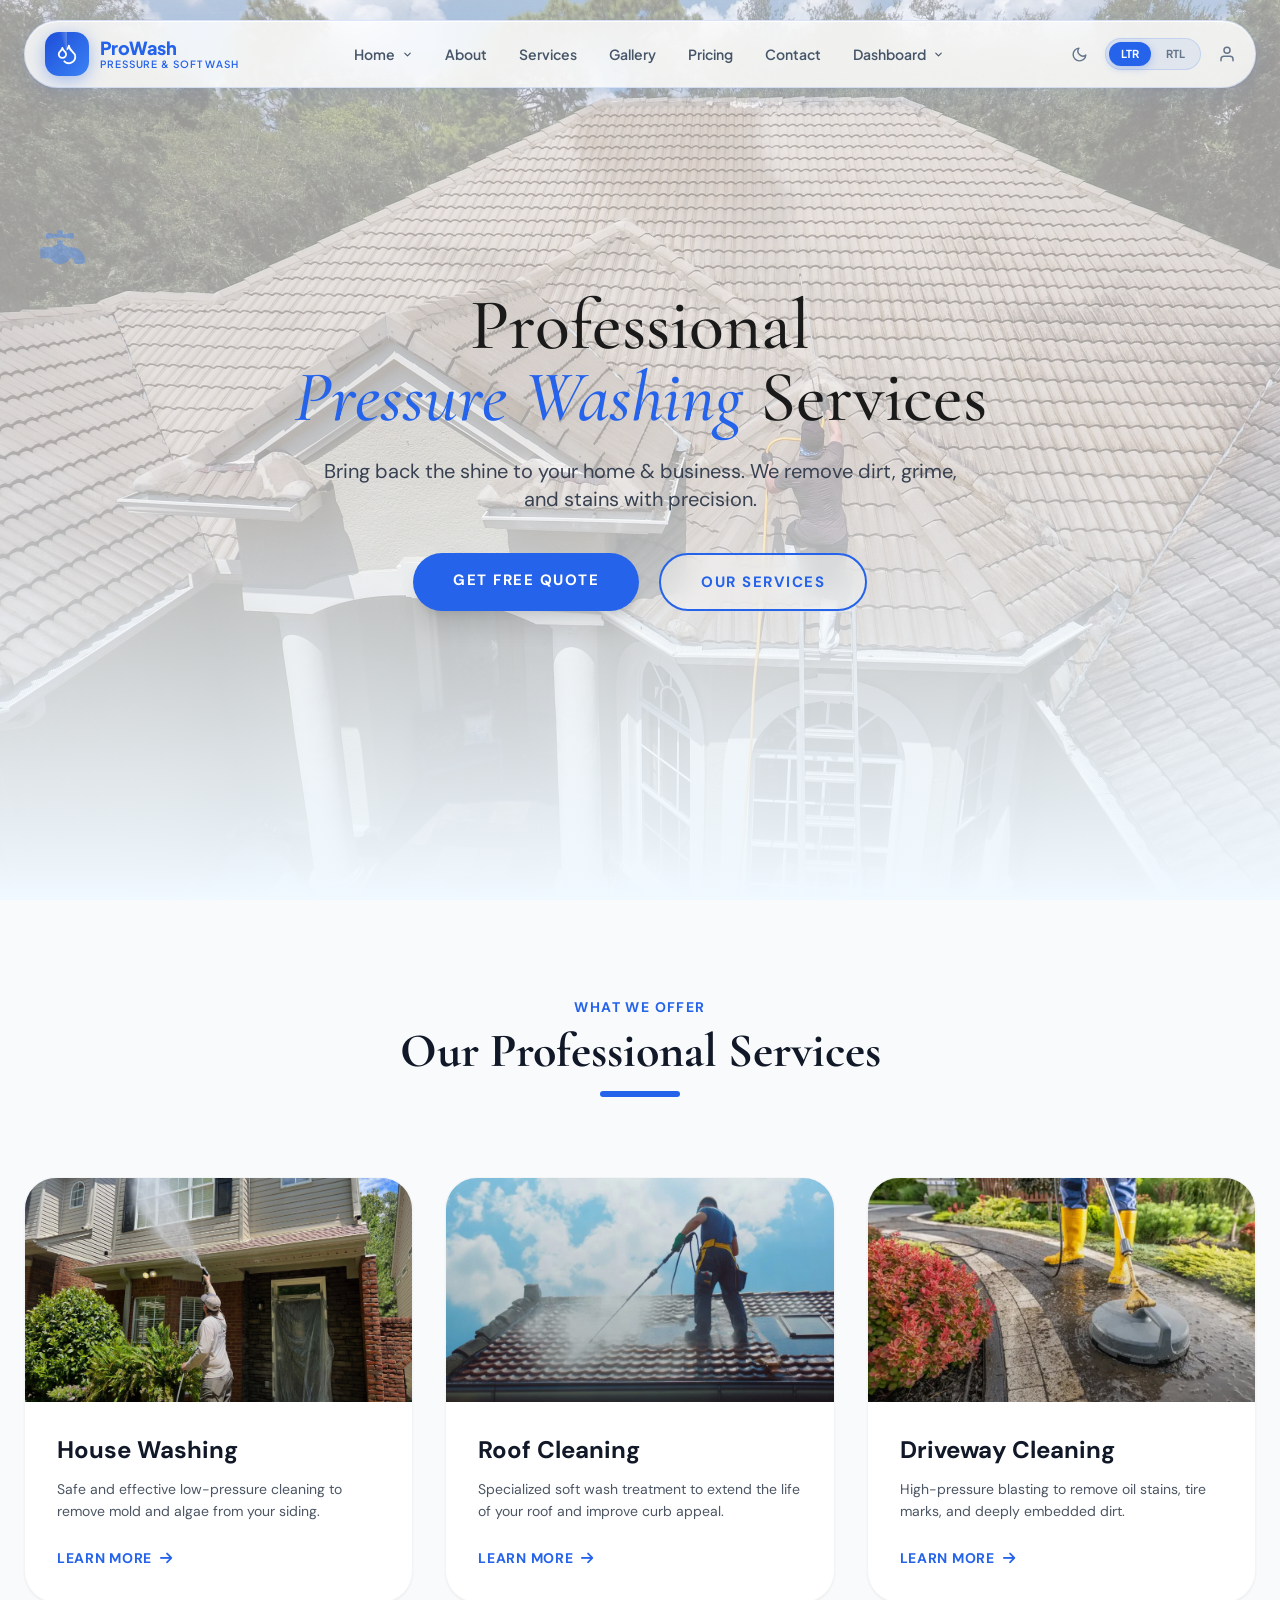
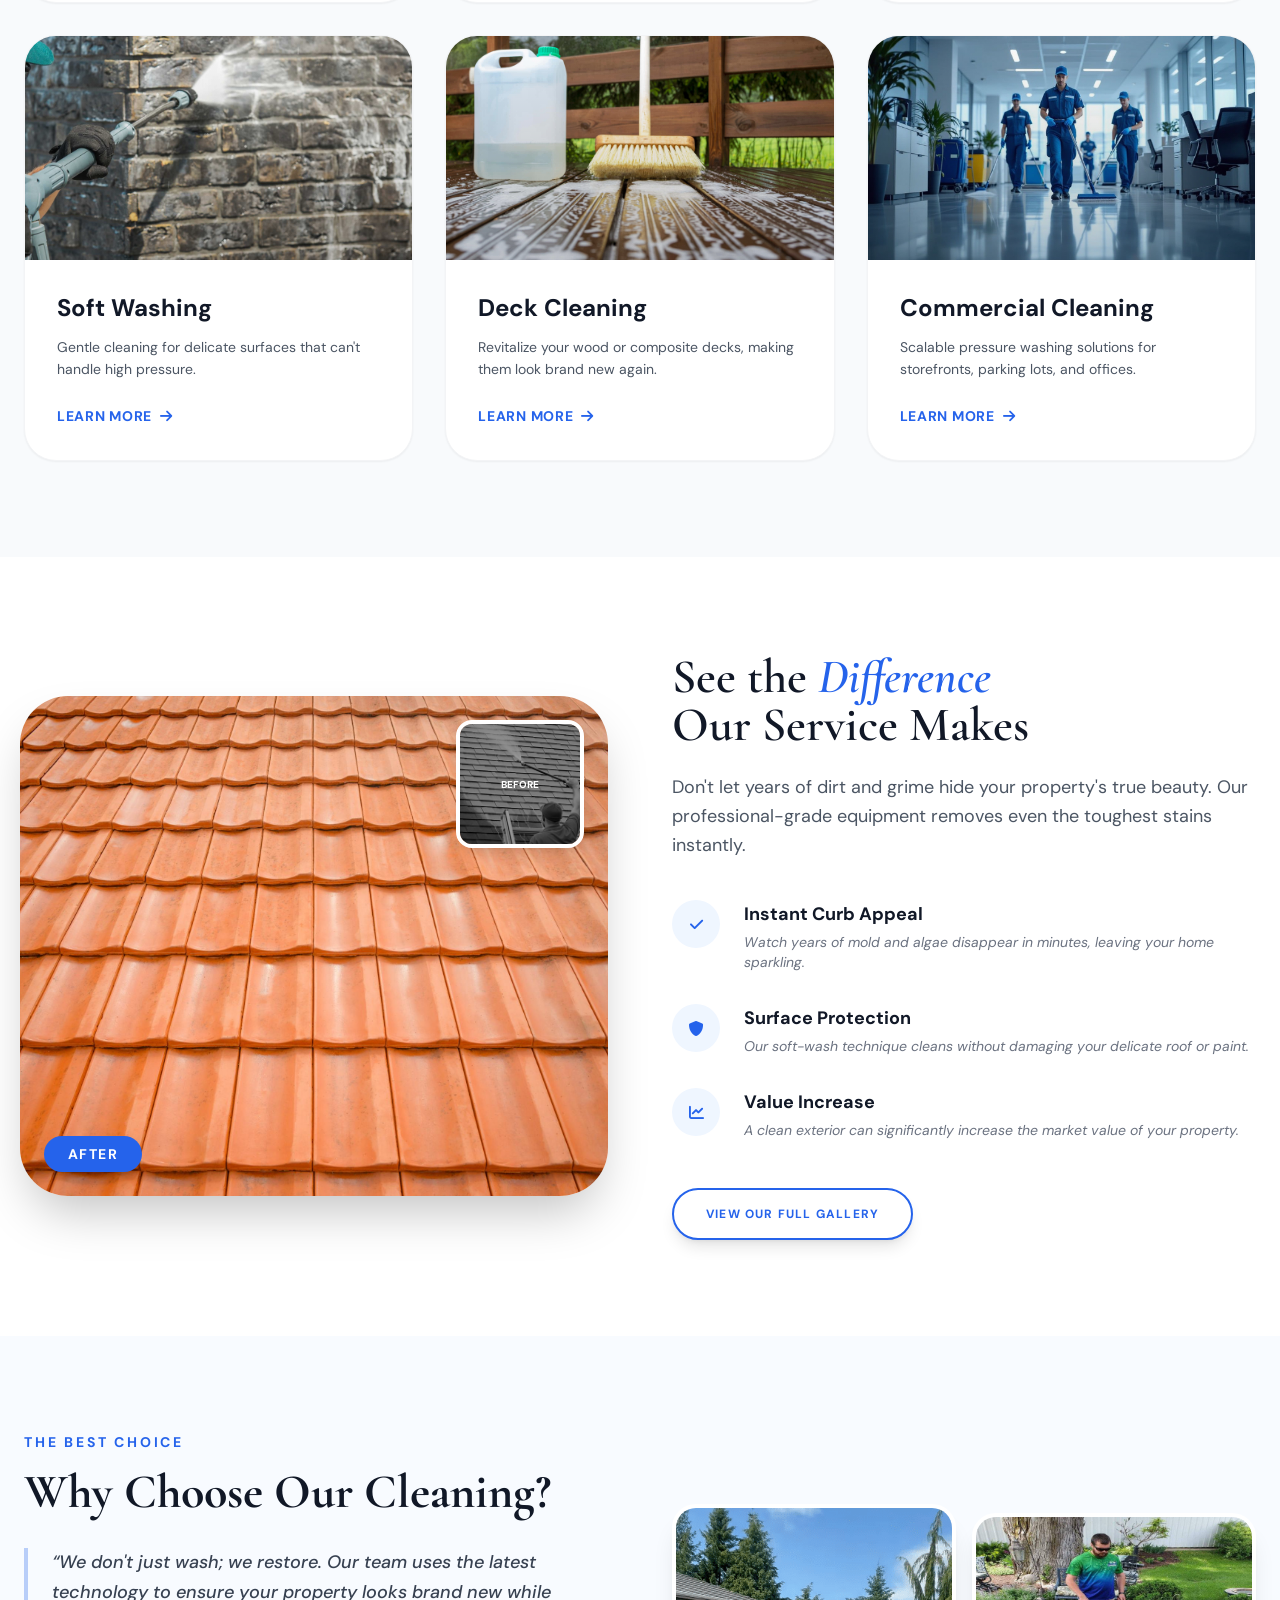
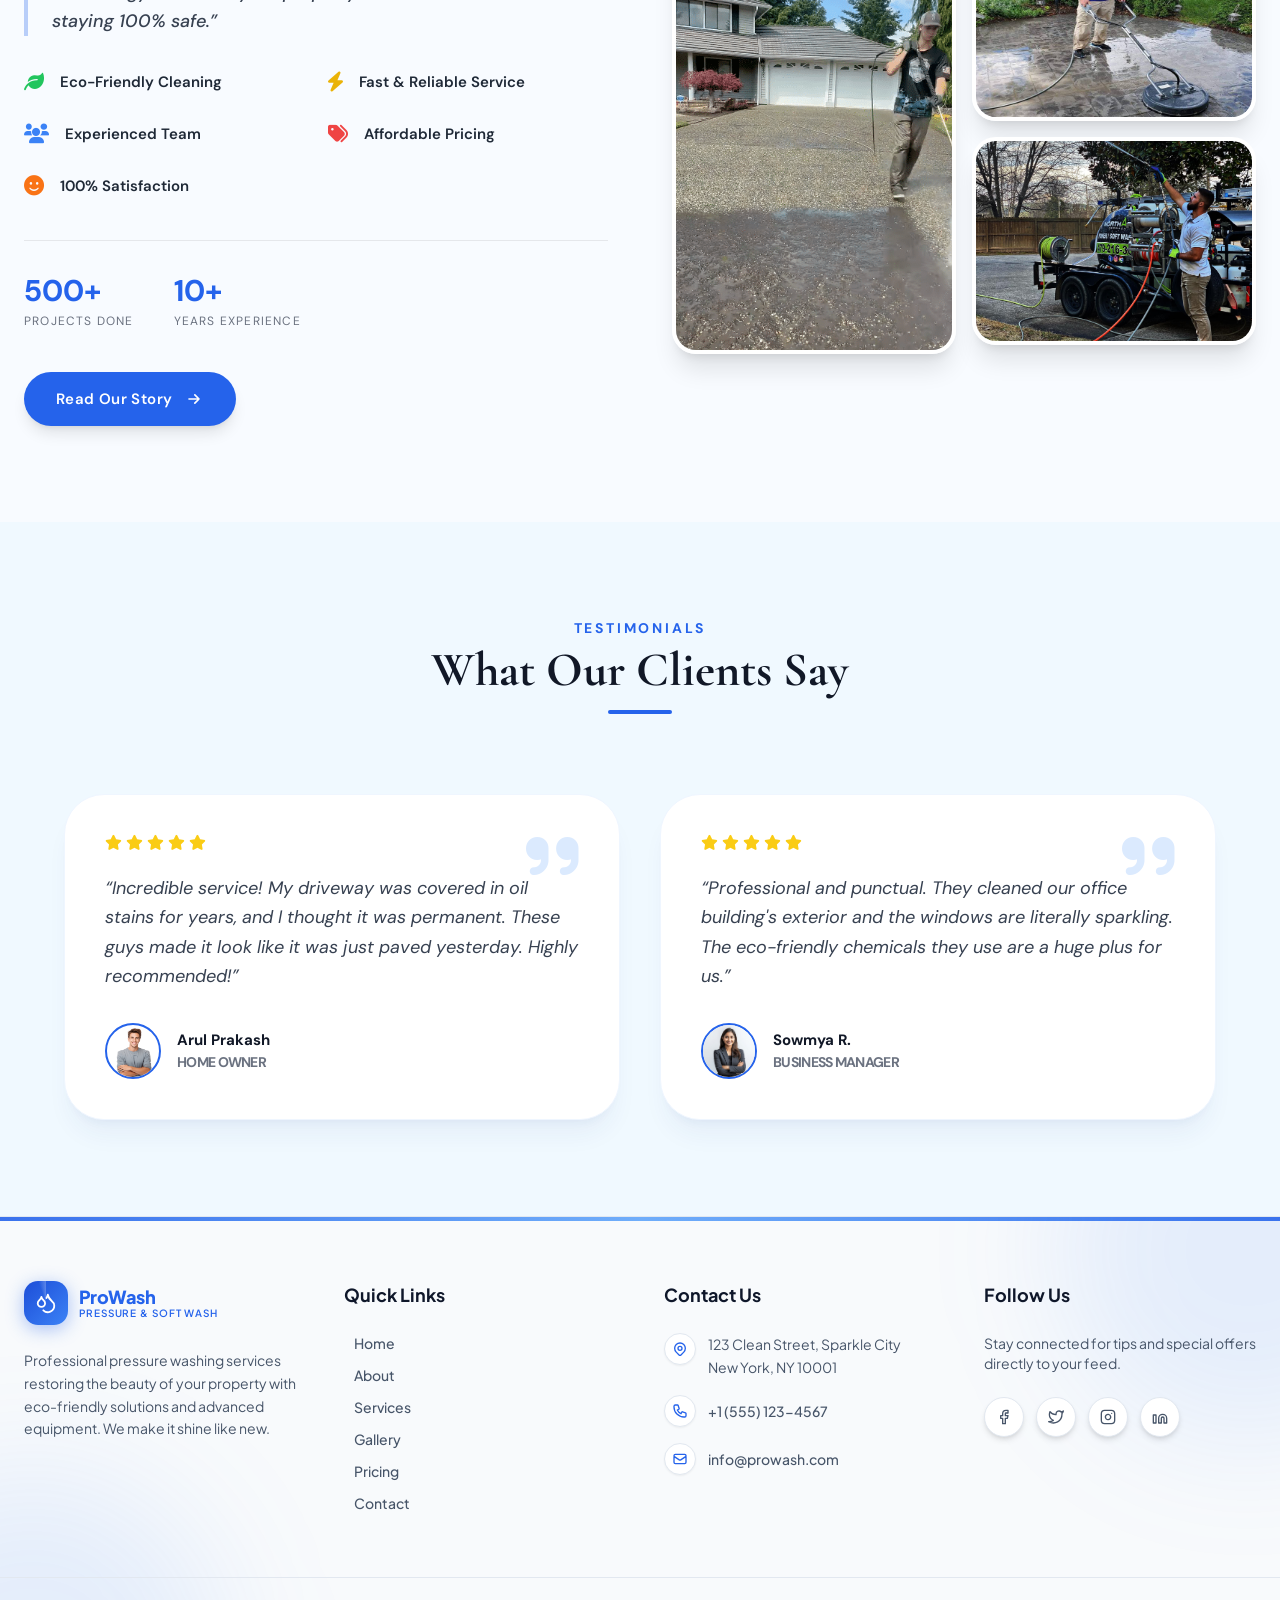
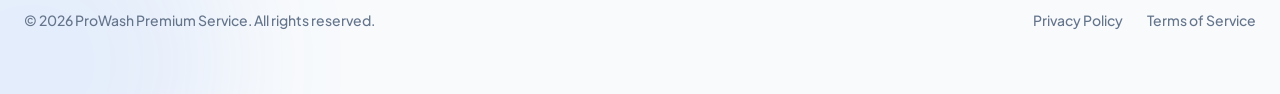
<file: index.html>
<!DOCTYPE html>
<html lang="en">
<head>
    <meta charset="UTF-8">
    <meta name="viewport" content="width=device-width, initial-scale=1.0">
    <title>Pressure & Soft Wash-home1 </title>
    <link rel="icon" type="img/jpg" href="img/growwpark-logo.jpg">
    <script src="tailwind.js"></script>
    <!-- Font Awesome (required for icons) -->
    <link rel="stylesheet" href="https://cdnjs.cloudflare.com/ajax/libs/font-awesome/6.0.0-beta3/css/all.min.css">
    
    <!-- Your CSS -->
    <link rel="stylesheet" href="style.css">
    <script>
        tailwind.config = {
            darkMode: 'class',
            theme: {
                extend: {
                    fontFamily: {
                        cormorant: ['"Cormorant Garamond"', 'serif'],
                        jost: ['Jost', 'sans-serif'],
                    },
                    colors: {
                        primary: '#ec4899',
                        primaryDark: '#be185d',
                        softPink: '#fdf2f8',
                    }
                }
            }
        }
    </script>
    <style>
        .floating { animation: float 6s ease-in-out infinite; }
        @keyframes float {
            0%, 100% { transform: translateY(0px); }
            50% { transform: translateY(-20px); }
        }
        .reveal { opacity: 0; transform: translateY(30px); transition: all 0.8s ease-out; }
        .reveal.active { opacity: 1; transform: translateY(0); }
    </style>
</head>
<body class=" dark:bg-black text-[#1f1015] dark:text-gray-100 transition-colors duration-300">

    <!-- NAVBAR CONTAINER - Add this! -->
    <div id="navbar-root"></div>

   <!-- Hero Section -->
<section class="relative min-h-screen flex items-center justify-center">
    <!-- Background Image with Overlay -->
    <div class="absolute inset-0 z-0">
        <!-- Change the src to your preferred pressure washing image -->
        <img src="img/about1.webp" 
             class="w-full h-full object-cover opacity-40">
        <div class="absolute inset-0 bg-gradient-to-b from-transparent via-[#f0f9ff]/10 dark:via-black/40 to-[#f0f9ff] dark:to-black transition-colors duration-300"></div>
    </div>

    <!-- Floating Icons (Water & Sparkle theme) -->
    <div class="absolute inset-0 pointer-events-none opacity-40">
        <div class="absolute top-1/4 left-10 floating text-blue-500"><i class="fas fa-faucet fa-3x"></i></div>
        <div class="absolute bottom-1/4 right-10 floating text-blue-400" style="animation-delay: 2s;"><i class="fas fa-sparkles fa-3x"></i></div>
    </div>

    <div class="relative z-10 text-center px-6 max-w-4xl">
        
        
        <!-- Big Heading -->
        <h1 class="font-cormorant text-5xl md:text-7xl text-[#1a1a1a] dark:text-white leading-[1.1] mb-6 font-medium transition-colors">
            Professional <br> <span class="italic text-blue-600">Pressure Washing</span> Services
        </h1>
        
        <!-- Small Text -->
        <p class="text-[#374151] dark:text-gray-300 text-lg md:text-xl mb-10 max-w-2xl mx-auto leading-relaxed transition-colors">
            Bring back the shine to your home & business. We remove dirt, grime, and stains with precision.
        </p>
        
        <!-- Buttons -->
        <div class="flex flex-wrap gap-5 justify-center">
            <a href="#quote" class="px-10 py-4 bg-blue-600 text-white rounded-full font-bold tracking-widest uppercase hover:bg-blue-700 transition-all shadow-xl ">Get Free Quote</a>
            <a href="service.html" class="px-10 py-4 border-2 border-blue-600 text-blue-600 dark:text-gray-300 rounded-full font-bold tracking-widest uppercase hover:bg-blue-600 hover:text-white transition-all bg-white/40 dark:bg-gray-800/40 backdrop-blur-md">Our Services</a>
        </div>
    </div>
</section>

        <!-- 2. SERVICES OVERVIEW -->
<section class="py-24 px-6 bg-slate-50 dark:bg-gray-900 transition-colors duration-300">
    <div class="max-w-7xl mx-auto">
        <div class="text-center mb-20">
            <span class="text-blue-600 font-bold uppercase tracking-widest text-sm">What We Offer</span>
            <h2 class="font-cormorant text-4xl md:text-5xl text-gray-900 dark:text-white font-bold mt-2 transition-colors">Our Professional Services</h2>
            <div class="w-20 h-1.5 bg-blue-600 mx-auto mt-4 rounded-full"></div>
        </div>

        <div class="grid grid-cols-1 md:grid-cols-2 lg:grid-cols-3 gap-8">
            <!-- Service 1: House Washing -->
            <div class="group bg-white dark:bg-gray-800 rounded-[2rem] overflow-hidden shadow-sm border border-gray-100 dark:border-gray-700/60 transition-all duration-300 hover:shadow-2xl hover:-translate-y-2">
                <div class="w-full h-56 bg-blue-100 dark:bg-slate-700 overflow-hidden relative">
                    <img src="img/home1-2.webp" alt="House Washing Service" class="w-full h-full object-cover group-hover:scale-110 transition-transform duration-700" onerror="this.src='https://images.unsplash.com/photo-1513694203232-719a280e022f?auto=format&fit=crop&w=600&q=80'">
                    <div class="absolute inset-0 bg-gradient-to-t from-black/20 to-transparent"></div>
                </div>
                <div class="p-8">
                    <h3 class="text-2xl font-bold text-gray-900 dark:text-white mb-3">House Washing</h3>
                    <p class="text-gray-600 dark:text-gray-400 text-sm mb-6 leading-relaxed">Safe and effective low-pressure cleaning to remove mold and algae from your siding.</p>
                    <a href="house-washing.html" class="inline-flex items-center text-blue-600 dark:text-blue-400 font-bold text-sm uppercase tracking-wider group-hover:text-blue-500 transition-all">
                        <span>Learn More</span>
                        <i class="fas fa-arrow-right ml-2 transform group-hover:translate-x-1 transition-transform"></i>
                    </a>
                </div>
            </div>

            <!-- Service 2: Roof Cleaning -->
            <div class="group bg-white dark:bg-gray-800 rounded-[2rem] overflow-hidden shadow-sm border border-gray-100 dark:border-gray-700/60 transition-all duration-300 hover:shadow-2xl hover:-translate-y-2">
                <div class="w-full h-56 bg-blue-100 dark:bg-slate-700 overflow-hidden relative">
                    <img src="img/home1-3.webp" alt="Roof Cleaning Service" class="w-full h-full object-cover group-hover:scale-110 transition-transform duration-700" onerror="this.src='https://images.unsplash.com/photo-1632849400144-67452999740f?auto=format&fit=crop&w=600&q=80'">
                    <div class="absolute inset-0 bg-gradient-to-t from-black/20 to-transparent"></div>
                </div>
                <div class="p-8">
                    <h3 class="text-2xl font-bold text-gray-900 dark:text-white mb-3">Roof Cleaning</h3>
                    <p class="text-gray-600 dark:text-gray-400 text-sm mb-6 leading-relaxed">Specialized soft wash treatment to extend the life of your roof and improve curb appeal.</p>
                    <a href="roof-cleaning.html" class="inline-flex items-center text-blue-600 dark:text-blue-400 font-bold text-sm uppercase tracking-wider group-hover:text-blue-500 transition-all">
                        <span>Learn More</span>
                        <i class="fas fa-arrow-right ml-2 transform group-hover:translate-x-1 transition-transform"></i>
                    </a>
                </div>
            </div>

            <!-- Service 3: Driveway Cleaning -->
            <div class="group bg-white dark:bg-gray-800 rounded-[2rem] overflow-hidden shadow-sm border border-gray-100 dark:border-gray-700/60 transition-all duration-300 hover:shadow-2xl hover:-translate-y-2">
                <div class="w-full h-56 bg-blue-100 dark:bg-slate-700 overflow-hidden relative">
                    <img src="img/home1-4.webp" alt="Driveway Cleaning Service" class="w-full h-full object-cover group-hover:scale-110 transition-transform duration-700" onerror="this.src='https://images.unsplash.com/photo-1541888946425-d81bb19240f5?auto=format&fit=crop&w=600&q=80'">
                    <div class="absolute inset-0 bg-gradient-to-t from-black/20 to-transparent"></div>
                </div>
                <div class="p-8">
                    <h3 class="text-2xl font-bold text-gray-900 dark:text-white mb-3">Driveway Cleaning</h3>
                    <p class="text-gray-600 dark:text-gray-400 text-sm mb-6 leading-relaxed">High-pressure blasting to remove oil stains, tire marks, and deeply embedded dirt.</p>
                    <a href="driveway-cleaning.html" class="inline-flex items-center text-blue-600 dark:text-blue-400 font-bold text-sm uppercase tracking-wider group-hover:text-blue-500 transition-all">
                        <span>Learn More</span>
                        <i class="fas fa-arrow-right ml-2 transform group-hover:translate-x-1 transition-transform"></i>
                    </a>
                </div>
            </div>

            <!-- Service 4: Soft Washing -->
            <div class="group bg-white dark:bg-gray-800 rounded-[2rem] overflow-hidden shadow-sm border border-gray-100 dark:border-gray-700/60 transition-all duration-300 hover:shadow-2xl hover:-translate-y-2">
                <div class="w-full h-56 bg-blue-100 dark:bg-slate-700 overflow-hidden relative">
                    <img src="img/home1-5.webp" alt="Soft Washing Service" class="w-full h-full object-cover group-hover:scale-110 transition-transform duration-700" onerror="this.src='https://images.unsplash.com/photo-1527689368864-3a821dbccc34?auto=format&fit=crop&w=600&q=80'">
                    <div class="absolute inset-0 bg-gradient-to-t from-black/20 to-transparent"></div>
                </div>
                <div class="p-8">
                    <h3 class="text-2xl font-bold text-gray-900 dark:text-white mb-3">Soft Washing</h3>
                    <p class="text-gray-600 dark:text-gray-400 text-sm mb-6 leading-relaxed">Gentle cleaning for delicate surfaces that can't handle high pressure.</p>
                    <a href="soft-washing.html" class="inline-flex items-center text-blue-600 dark:text-blue-400 font-bold text-sm uppercase tracking-wider group-hover:text-blue-500 transition-all">
                        <span>Learn More</span>
                        <i class="fas fa-arrow-right ml-2 transform group-hover:translate-x-1 transition-transform"></i>
                    </a>
                </div>
            </div>

            <!-- Service 5: Deck Cleaning -->
            <div class="group bg-white dark:bg-gray-800 rounded-[2rem] overflow-hidden shadow-sm border border-gray-100 dark:border-gray-700/60 transition-all duration-300 hover:shadow-2xl hover:-translate-y-2">
                <div class="w-full h-56 bg-blue-100 dark:bg-slate-700 overflow-hidden relative">
                    <img src="img/home1-6.webp" alt="Deck Cleaning Service" class="w-full h-full object-cover group-hover:scale-110 transition-transform duration-700" onerror="this.src='https://images.unsplash.com/photo-1595855759920-86582396756a?auto=format&fit=crop&w=600&q=80'">
                    <div class="absolute inset-0 bg-gradient-to-t from-black/20 to-transparent"></div>
                </div>
                <div class="p-8">
                    <h3 class="text-2xl font-bold text-gray-900 dark:text-white mb-3">Deck Cleaning</h3>
                    <p class="text-gray-600 dark:text-gray-400 text-sm mb-6 leading-relaxed">Revitalize your wood or composite decks, making them look brand new again.</p>
                    <a href="deck-cleaning.html" class="inline-flex items-center text-blue-600 dark:text-blue-400 font-bold text-sm uppercase tracking-wider group-hover:text-blue-500 transition-all">
                        <span>Learn More</span>
                        <i class="fas fa-arrow-right ml-2 transform group-hover:translate-x-1 transition-transform"></i>
                    </a>
                </div>
            </div>

            <!-- Service 6: Commercial Cleaning -->
            <div class="group bg-white dark:bg-gray-800 rounded-[2rem] overflow-hidden shadow-sm border border-gray-100 dark:border-gray-700/60 transition-all duration-300 hover:shadow-2xl hover:-translate-y-2">
                <div class="w-full h-56 bg-blue-100 dark:bg-slate-700 overflow-hidden relative">
                    <img src="img/home1-7.webp" alt="Commercial Cleaning Service" class="w-full h-full object-cover group-hover:scale-110 transition-transform duration-700" onerror="this.src='https://images.unsplash.com/photo-1486406146926-c627a92ad1ab?auto=format&fit=crop&w=600&q=80'">
                    <div class="absolute inset-0 bg-gradient-to-t from-black/20 to-transparent"></div>
                </div>
                <div class="p-8">
                    <h3 class="text-2xl font-bold text-gray-900 dark:text-white mb-3">Commercial Cleaning</h3>
                    <p class="text-gray-600 dark:text-gray-400 text-sm mb-6 leading-relaxed">Scalable pressure washing solutions for storefronts, parking lots, and offices.</p>
                    <a href="commercial-cleaning.html" class="inline-flex items-center text-blue-600 dark:text-blue-400 font-bold text-sm uppercase tracking-wider group-hover:text-blue-500 transition-all">
                        <span>Learn More</span>
                        <i class="fas fa-arrow-right ml-2 transform group-hover:translate-x-1 transition-transform"></i>
                    </a>
                </div>
            </div>
        </div>
    </div>
</section>


<!-- Section 3 — Before & After Transformation -->
<section class="py-24 px-5 bg-white dark:bg-gray-900 transition-colors duration-300 overflow-hidden">
    <div class="max-w-7xl mx-auto">
        <div class="flex flex-col lg:flex-row items-center gap-16">
            
            <!-- Left: Comparison Image Display -->
            <div class="w-full lg:w-1/2 relative">
                <div class="relative z-10 rounded-[3rem] overflow-hidden shadow-2xl transition-all duration-500 group">
                    <!-- Clean Image (After) -->
                    <img src="img/home2.webp" 
                         alt="After Pressure Washing" 
                         class="w-full h-[500px] object-cover">
                    
                    <!-- Overlay Label -->
                    <div class="absolute bottom-6 left-6 bg-blue-600 text-white px-6 py-2 rounded-full font-bold text-sm tracking-widest uppercase">
                        After
                    </div>
                    
                    <!-- Dirty Image (Small Preview or Hover effect) -->
                    <div class="absolute top-6 right-6 w-32 h-32 border-4 border-white rounded-2xl overflow-hidden shadow-lg group-hover:scale-110 transition-transform">
                        <img src="img/home3.webp" class="w-full h-full object-cover grayscale">
                        <div class="absolute inset-0 bg-black/40 flex items-center justify-center">
                            <span class="text-white text-[10px] font-bold uppercase">Before</span>
                        </div>
                    </div>
                </div>

                <!-- Decorative Elements -->
                <div class="absolute -bottom-10 -right-10 w-64 h-64 bg-blue-100 dark:bg-blue-900/20 rounded-full -z-10 opacity-50 blur-3xl transition-colors"></div>
                <div class="absolute -top-10 -left-10 w-48 h-48 border-2 border-dashed border-blue-500 dark:border-gray-700 rounded-full -z-10 animate-[spin_20s_linear_infinite] transition-colors"></div>
            </div>

            <!-- Right: Content & Why Choose Us -->
            <div class="w-full lg:w-1/2">
                <h2 class="font-cormorant text-4xl md:text-5xl text-gray-900 dark:text-white mb-6 font-semibold leading-tight transition-colors">
                    See the <span class="italic text-blue-600">Difference</span> <br> Our Service Makes
                </h2>
                <p class="text-gray-600 dark:text-gray-400 text-lg mb-10 leading-relaxed transition-colors">
                    Don't let years of dirt and grime hide your property's true beauty. Our professional-grade equipment removes even the toughest stains instantly.
                </p>

                <!-- Process Steps / Highlights -->
                <div class="space-y-8">
                    <!-- Point 1 -->
                    <div class="flex gap-6 group">
                        <div class="flex-shrink-0 w-12 h-12 rounded-full bg-blue-50 dark:bg-gray-800 flex items-center justify-center text-blue-600 dark:text-blue-400 font-bold group-hover:bg-blue-600 group-hover:text-white transition-all">
                            <i class="fas fa-check"></i>
                        </div>
                        <div>
                            <h4 class="text-lg font-bold text-gray-900 dark:text-white mb-1 transition-colors">Instant Curb Appeal</h4>
                            <p class="text-gray-500 dark:text-gray-400 text-sm italic transition-colors">Watch years of mold and algae disappear in minutes, leaving your home sparkling.</p>
                        </div>
                    </div>

                    <!-- Point 2 -->
                    <div class="flex gap-6 group">
                        <div class="flex-shrink-0 w-12 h-12 rounded-full bg-blue-50 dark:bg-gray-800 flex items-center justify-center text-blue-600 dark:text-blue-400 font-bold group-hover:bg-blue-600 group-hover:text-white transition-all">
                            <i class="fas fa-shield-alt"></i>
                        </div>
                        <div>
                            <h4 class="text-lg font-bold text-gray-900 dark:text-white mb-1 transition-colors">Surface Protection</h4>
                            <p class="text-gray-500 dark:text-gray-400 text-sm italic transition-colors">Our soft-wash technique cleans without damaging your delicate roof or paint.</p>
                        </div>
                    </div>

                    <!-- Point 3 -->
                    <div class="flex gap-6 group">
                        <div class="flex-shrink-0 w-12 h-12 rounded-full bg-blue-50 dark:bg-gray-800 flex items-center justify-center text-blue-600 dark:text-blue-400 font-bold group-hover:bg-blue-600 group-hover:text-white transition-all">
                            <i class="fas fa-chart-line"></i>
                        </div>
                        <div>
                            <h4 class="text-lg font-bold text-gray-900 dark:text-white mb-1 transition-colors">Value Increase</h4>
                            <p class="text-gray-500 dark:text-gray-400 text-sm italic transition-colors">A clean exterior can significantly increase the market value of your property.</p>
                        </div>
                    </div>
                </div>

                <div class="mt-12">
                    <a href="gallery.html" class="inline-block px-8 py-4 border-2 border-blue-600 text-blue-600 dark:text-blue-400 rounded-full font-bold uppercase tracking-widest text-xs hover:bg-blue-600 hover:text-white transition-all shadow-lg">
                        View Our Full Gallery
                    </a>
                </div>
            </div>

        </div>
    </div>
</section>
     <!-- Section 4 — Why Choose Us -->
<section class="py-24 px-6 bg-[#f8fbff] dark:bg-gray-900 transition-colors duration-300">
    <div class="max-w-7xl mx-auto flex flex-col lg:flex-row-reverse items-center gap-16">

        <!-- Right Side: Images -->
        <div class="w-full lg:w-1/2 relative">

            <div class="flex gap-4 items-center">
                <div class="w-1/2">
                    <img src="img/home4.webp" alt="Premium Exterior Cleaning"
                         class="rounded-3xl shadow-xl w-full h-[450px] object-cover border-4 border-white dark:border-gray-700 transition-transform duration-500 hover:scale-[1.02]">
                </div>

                <div class="w-1/2 flex flex-col gap-4">
                    <img src="img/home5.webp" alt="Soft Wash Setup"
                         class="rounded-3xl shadow-xl w-full h-52 object-cover border-4 border-white dark:border-gray-700 transition-transform duration-500 hover:scale-[1.02]">

                    <img src="img/home6.webp" alt="Pressure Washing Work"
                         class="rounded-3xl shadow-xl w-full h-52 object-cover border-4 border-white dark:border-gray-700 transition-transform duration-500 hover:scale-[1.02]">
                </div>
            </div>

            <div class="absolute -z-10 -top-10 -left-10 w-64 h-64 bg-blue-600/10 dark:bg-blue-600/5 blur-3xl rounded-full transition-colors"></div>
        </div>

        <!-- Left Side: Content -->
        <div class="w-full lg:w-1/2">
            <span class="text-blue-600 dark:text-blue-400 font-bold tracking-[0.2em] uppercase text-sm mb-4 block">
                The Best Choice
            </span>

            <h2 class="font-cormorant text-4xl md:text-5xl text-gray-900 dark:text-white mb-8 font-bold leading-tight">
                Why Choose Our Cleaning?
            </h2>

            <p class="text-gray-700 dark:text-gray-300 text-lg leading-relaxed mb-8 italic font-medium border-l-4 border-blue-600/30 pl-6">
                “We don't just wash; we restore. Our team uses the latest technology to ensure your property looks brand new while staying 100% safe.”
            </p>

            <!-- Features -->
            <div class="grid grid-cols-1 md:grid-cols-2 gap-6 mb-10">
                <div class="flex items-center gap-4">
                    <i class="fas fa-leaf text-green-500 text-xl"></i>
                    <span class="text-gray-800 dark:text-gray-300 font-semibold">Eco-Friendly Cleaning</span>
                </div>

                <div class="flex items-center gap-4">
                    <i class="fas fa-bolt text-yellow-500 text-xl"></i>
                    <span class="text-gray-800 dark:text-gray-300 font-semibold">Fast & Reliable Service</span>
                </div>

                <div class="flex items-center gap-4">
                    <i class="fas fa-users text-blue-500 text-xl"></i>
                    <span class="text-gray-800 dark:text-gray-300 font-semibold">Experienced Team</span>
                </div>

                <div class="flex items-center gap-4">
                    <i class="fas fa-tags text-red-500 text-xl"></i>
                    <span class="text-gray-800 dark:text-gray-300 font-semibold">Affordable Pricing</span>
                </div>

                <div class="flex items-center gap-4">
                    <i class="fas fa-smile text-orange-500 text-xl"></i>
                    <span class="text-gray-800 dark:text-gray-300 font-semibold">100% Satisfaction</span>
                </div>
            </div>

            <!-- Stats -->
            <div class="flex gap-10 border-t border-gray-200 dark:border-gray-700 pt-8">
                <div>
                    <span class="block text-3xl font-bold text-blue-600">500+</span>
                    <span class="text-xs text-gray-500 dark:text-gray-400 uppercase tracking-widest">
                        Projects Done
                    </span>
                </div>

                <div>
                    <span class="block text-3xl font-bold text-blue-600">10+</span>
                    <span class="text-xs text-gray-500 dark:text-gray-400 uppercase tracking-widest">
                        Years Experience
                    </span>
                </div>
            </div>

            <div class="mt-10">
    <a href="about.html"
       class="inline-flex items-center gap-3 px-8 py-4 bg-blue-600 hover:bg-blue-700 text-white font-semibold tracking-wide rounded-full shadow-lg hover:shadow-2xl transition-all duration-300 transform hover:-translate-y-1">
        
        <span>Read Our Story</span>

        <svg xmlns="http://www.w3.org/2000/svg"
             class="w-5 h-5 transition-transform duration-300 group-hover:translate-x-1"
             fill="none"
             viewBox="0 0 24 24"
             stroke="currentColor">
            <path stroke-linecap="round"
                  stroke-linejoin="round"
                  stroke-width="2"
                  d="M13 7l5 5m0 0l-5 5m5-5H6" />
        </svg>

    </a>
</div>
        </div>

    </div>
</section>
       

        <!-- Section 5 — Testimonials -->
<section class="py-24 px-6 bg-[#f0f9ff] dark:bg-black transition-colors duration-300">
    <div class="max-w-6xl mx-auto">
        <div class="text-center mb-20">
            <span class="text-blue-600 font-bold uppercase tracking-[0.2em] text-sm mb-2 block">Testimonials</span>
            <h2 class="font-cormorant text-4xl md:text-5xl text-gray-900 dark:text-white font-bold transition-colors">What Our Clients Say</h2>
            <div class="w-16 h-1 bg-blue-600 mx-auto mt-4 rounded-full"></div>
        </div>

        <div class="grid grid-cols-1 md:grid-cols-2 gap-10">
            <!-- Testimonial 1 -->
            <div class="bg-white dark:bg-gray-800 p-10 rounded-[2.5rem] border border-blue-50 dark:border-gray-700 relative shadow-xl shadow-blue-900/5 transition-colors group">
                <i class="fas fa-quote-right absolute top-8 right-10 text-blue-100 dark:text-gray-700 text-6xl transition-colors"></i>
                
                <!-- Star Rating -->
                <div class="flex gap-1 mb-6 text-yellow-400">
                    <i class="fas fa-star"></i><i class="fas fa-star"></i><i class="fas fa-star"></i><i class="fas fa-star"></i><i class="fas fa-star"></i>
                </div>

                <p class="text-gray-700 dark:text-gray-300 text-lg italic mb-8 relative z-10 leading-relaxed transition-colors">
                    “Incredible service! My driveway was covered in oil stains for years, and I thought it was permanent. These guys made it look like it was just paved yesterday. Highly recommended!”
                </p>
                
                <div class="flex items-center gap-4">
                    <div class="w-14 h-14 rounded-full overflow-hidden border-2 border-blue-600">
                        <img src="img/home7.webp" alt="Customer" class="w-full h-full object-cover">
                    </div>
                    <div>
                        <h5 class="font-bold text-gray-900 dark:text-white transition-colors">Arul Prakash</h5>
                        <span class="text-sm text-gray-500 uppercase font-bold tracking-tighter">Home Owner</span>
                    </div>
                </div>
            </div>

            <!-- Testimonial 2 -->
            <div class="bg-white dark:bg-gray-800 p-10 rounded-[2.5rem] border border-blue-50 dark:border-gray-700 relative shadow-xl shadow-blue-900/5 transition-colors group">
                <i class="fas fa-quote-right absolute top-8 right-10 text-blue-100 dark:text-gray-700 text-6xl transition-colors"></i>
                
                <!-- Star Rating -->
                <div class="flex gap-1 mb-6 text-yellow-400">
                    <i class="fas fa-star"></i><i class="fas fa-star"></i><i class="fas fa-star"></i><i class="fas fa-star"></i><i class="fas fa-star"></i>
                </div>

                <p class="text-gray-700 dark:text-gray-300 text-lg italic mb-8 relative z-10 leading-relaxed transition-colors">
                    “Professional and punctual. They cleaned our office building's exterior and the windows are literally sparkling. The eco-friendly chemicals they use are a huge plus for us.”
                </p>
                
                <div class="flex items-center gap-4">
                    <div class="w-14 h-14 rounded-full overflow-hidden border-2 border-blue-600">
                        <img src="img/home8.webp" alt="Customer" class="w-full h-full object-cover">
                    </div>
                    <div>
                        <h5 class="font-bold text-gray-900 dark:text-white transition-colors">Sowmya R.</h5>
                        <span class="text-sm text-gray-500 uppercase font-bold tracking-tighter">Business Manager</span>
                    </div>
                </div>
            </div>
        </div>
    </div>
</section>



    <!-- FOOTER CONTAINER -->
    <div id="footer-root"></div>

    <!-- NAVBAR SCRIPT - Add this before closing body -->
    <script src="navbar.js"></script>
    <!-- FOOTER SCRIPT -->
    <script src="footer.js"></script>
</body>
</html>
</file>
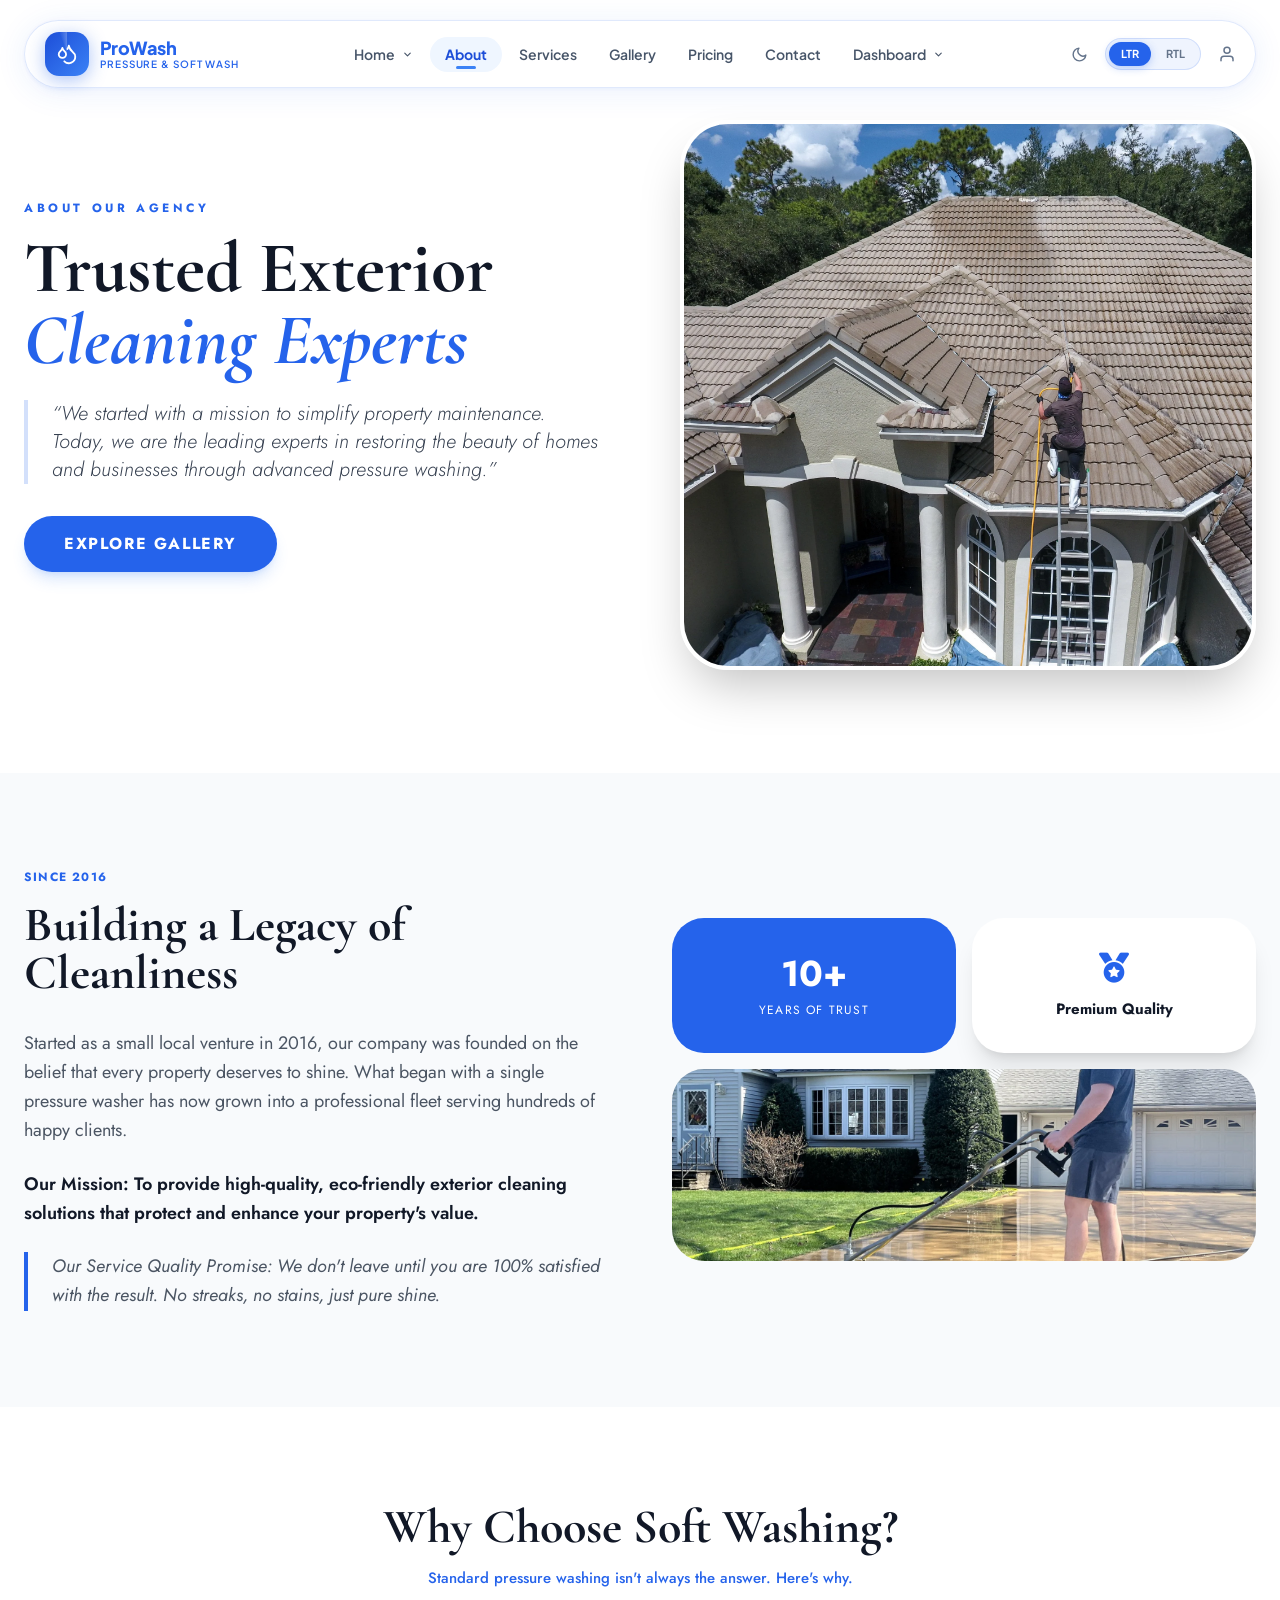
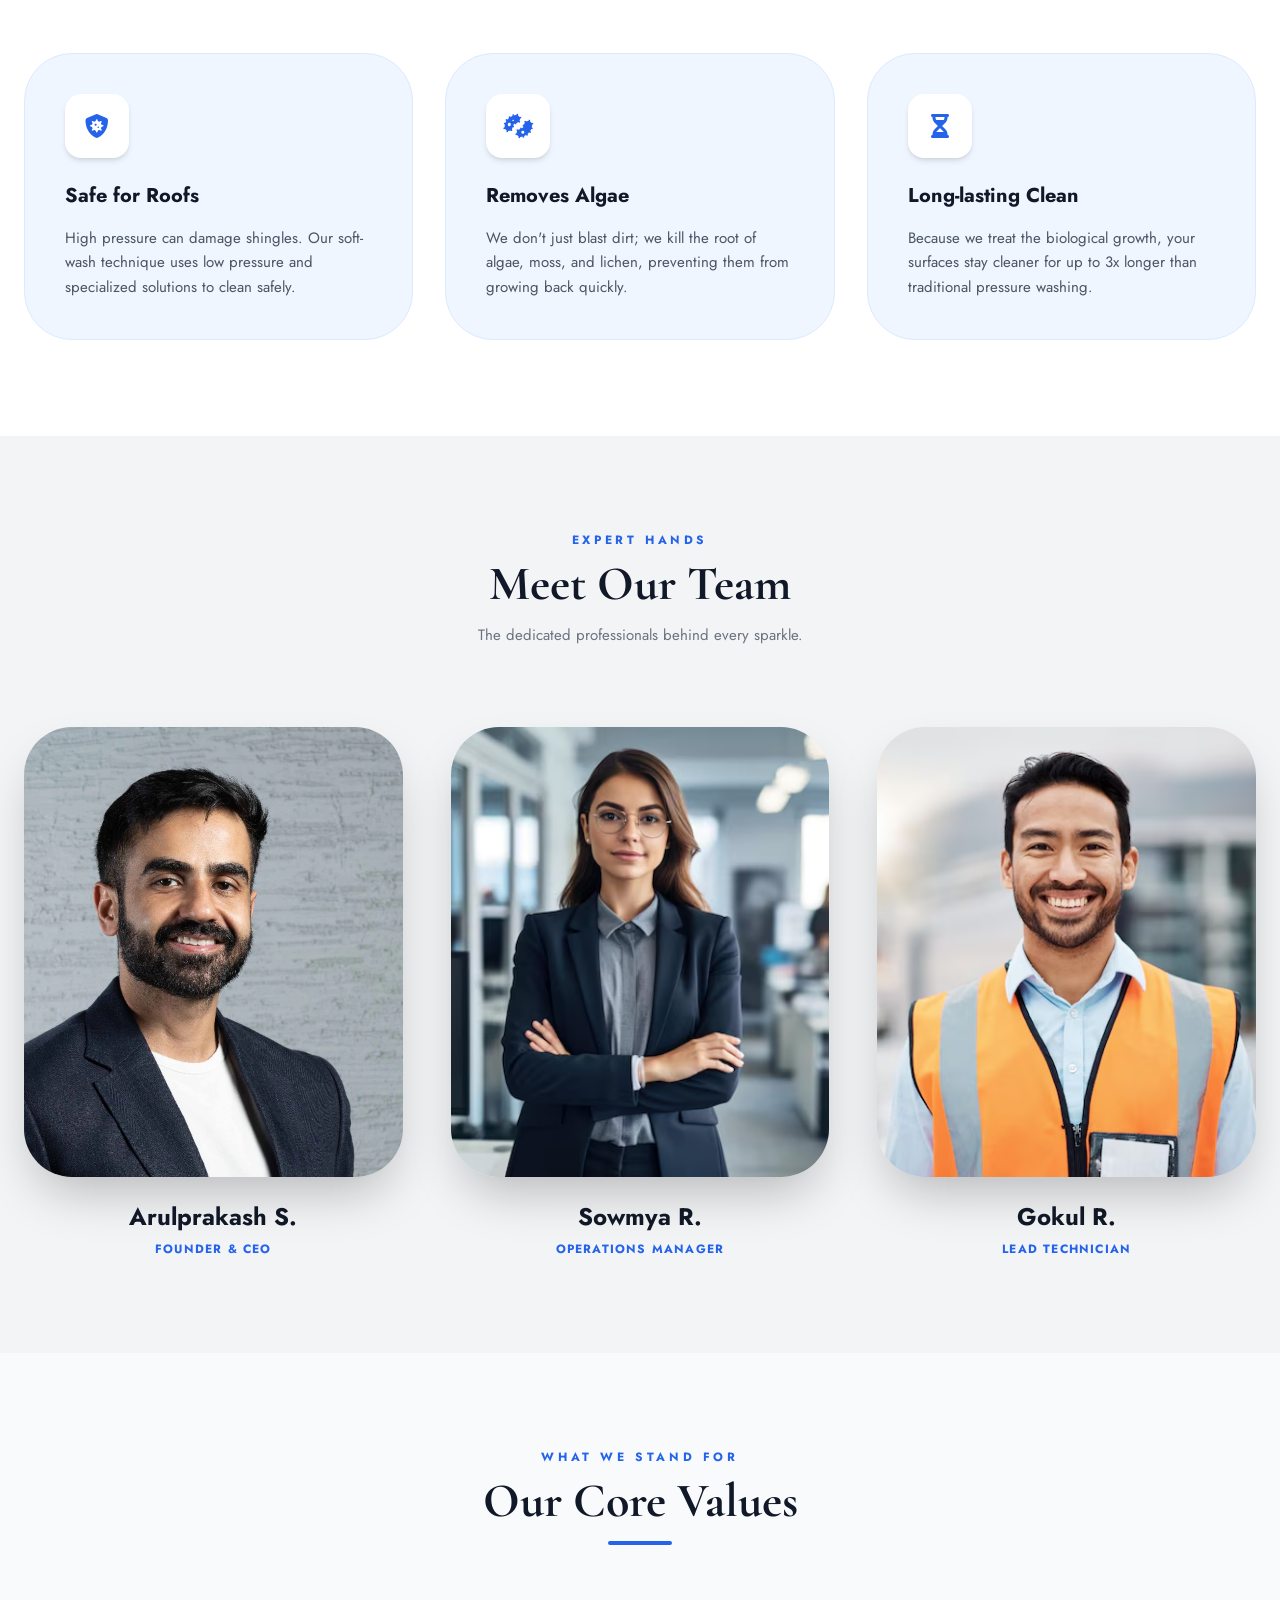
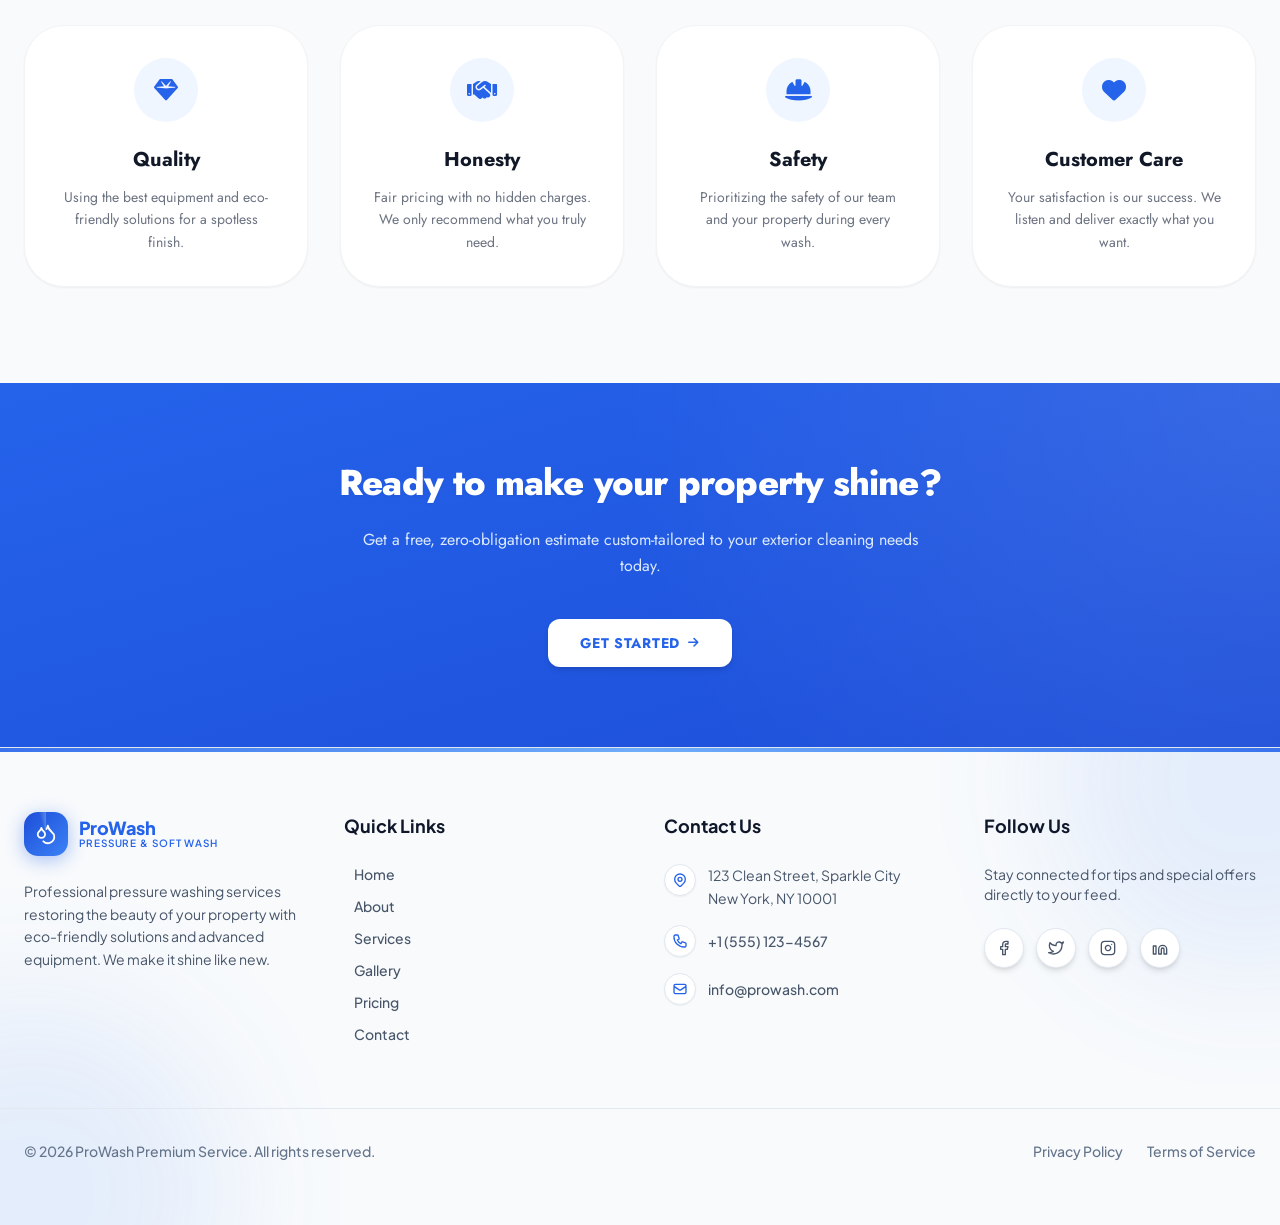
<file: about.html>
<!DOCTYPE html>
<html lang="en">
<head>
    <meta charset="UTF-8">
    <meta name="viewport" content="width=device-width, initial-scale=1.0">
    <title>About — Pressure & Soft Wash</title>
    <!-- Google Fonts -->
    <link href="https://fonts.googleapis.com/css2?family=Cormorant+Garamond:ital,wght@0,500;0,600;1,500&family=Jost:wght@300;400;500;600&display=swap" rel="stylesheet">
    <!-- Font Awesome -->
     <link rel="icon" type="img/jpg" href="img/growwpark-logo.jpg">
    <link rel="stylesheet" href="https://cdnjs.cloudflare.com/ajax/libs/font-awesome/6.4.0/css/all.min.css">
    <!-- Tailwind CSS -->
    <script src="tailwind.js"></script>
    <link rel="stylesheet" href="style.css">
    <script>
        tailwind.config = {
            darkMode: 'class',
            theme: {
                extend: {
                    fontFamily: {
                        cormorant: ['"Cormorant Garamond"', 'serif'],
                        jost: ['Jost', 'sans-serif'],
                    },
                    colors: {
                        primary: '#ec4899',
                        primaryDark: '#be185d',
                        studioBg: '#fef8f4',
                    }
                }
            }
        }
    </script>
    
</head>
<body class="font-jost bg-[#fef8f4] dark:bg-black text-[#1f1015] dark:text-gray-100 transition-colors duration-300">

    <!-- NAVBAR CONTAINER -->
    <div id="navbar-root"></div>

    <main class="overflow-x-hidden">
    <!-- 1. STUDIO STORY (Hero Style) -->
    <!-- Section 1 — About Hero -->
<!-- Fully Responsive Hero Section (Mobile-First) -->
<section class="py-12 md:py-24 px-4 md:px-6 overflow-hidden bg-white dark:bg-gray-900 transition-colors duration-300">
    <div class="max-w-7xl mx-auto flex flex-col lg:flex-row items-center gap-10 lg:gap-20">
        
        <!-- Image Area: Mobile-la TOP-la varum (order-1) -->
        <div class="w-full lg:w-1/2 order-1 lg:order-2 relative px-2  mt-6 lg:px-0">
            <div class="relative inline-block w-full">
                <!-- Main Image: Responsive Heights -->
                <img src="img/about1.webp" 
                     class="rounded-[2rem] md:rounded-[3rem] shadow-2xl w-full h-[280px] sm:h-[350px] md:h-[450px] lg:h-[550px] object-cover border-4 border-white dark:border-gray-800 transition-all duration-500">
                
                
            </div>
        </div>

        <!-- Content Area: Mobile-la BOTTOM-la varum (order-2) -->
        <div class="w-full lg:w-1/2 order-2 lg:order-1 text-center lg:text-left mt-8 lg:mt-0">
            <span class="text-blue-600 dark:text-blue-400 font-bold tracking-[0.3em] uppercase text-[10px] md:text-xs mb-4 block">About Our Agency</span>
            
            <h1 class="font-cormorant text-4xl md:text-6xl lg:text-7xl text-gray-900 dark:text-white mb-6 leading-tight font-bold transition-colors">
                Trusted Exterior <br class="hidden md:block"> 
                <span class="italic text-blue-600 dark:text-blue-400">Cleaning Experts</span>
            </h1>
            
            <p class="text-sm md:text-xl text-gray-700 dark:text-gray-300 font-light leading-relaxed mb-8 italic border-l-0 lg:border-l-4 border-blue-600/20 dark:border-gray-700 lg:pl-6 transition-colors px-2 md:px-0">
                “We started with a mission to simplify property maintenance. Today, we are the leading experts in restoring the beauty of homes and businesses through advanced pressure washing.”
            </p>

            <div class="flex justify-center lg:justify-start px-4 md:px-0">
                <a href="#explore" class="w-full sm:w-auto px-10 py-4 bg-blue-600 text-white font-bold tracking-widest uppercase rounded-full hover:bg-blue-700 transition-all shadow-lg shadow-blue-500/20 text-sm md:text-base text-center">
                    Explore Gallery
                </a>
            </div>
        </div>
    </div>
</section>



<!-- Section 2 — Company Story -->
<section class="py-24 px-6 bg-slate-50 dark:bg-gray-800 transition-colors duration-300">
    <div class="max-w-7xl mx-auto">
        <div class="flex flex-col lg:flex-row items-center gap-16">
            <!-- Story Content -->
            <div class="w-full lg:w-1/2">
                <span class="text-blue-600 font-bold uppercase tracking-widest text-xs mb-4 block">Since 2016</span>
                <h2 class="font-cormorant text-4xl md:text-5xl text-gray-900 dark:text-white font-bold mb-8">Building a Legacy of Cleanliness</h2>
                
                <div class="space-y-6 text-gray-600 dark:text-gray-300 text-lg leading-relaxed">
                    <p>
                        Started as a small local venture in 2016, our company was founded on the belief that every property deserves to shine. What began with a single pressure washer has now grown into a professional fleet serving hundreds of happy clients.
                    </p>
                    <p class="font-semibold text-gray-900 dark:text-white">
                        Our Mission: To provide high-quality, eco-friendly exterior cleaning solutions that protect and enhance your property's value.
                    </p>
                    <p class="border-l-4 border-blue-600 pl-6 italic">
                        Our Service Quality Promise: We don't leave until you are 100% satisfied with the result. No streaks, no stains, just pure shine.
                    </p>
                </div>
            </div>

            <!-- Stats/Visual Grid -->
            <div class="w-full lg:w-1/2 grid grid-cols-2 gap-4">
                <div class="bg-blue-600 p-8 rounded-[2rem] text-white flex flex-col justify-center items-center text-center">
                    <span class="text-4xl font-bold mb-2">10+</span>
                    <span class="text-xs uppercase tracking-widest">Years of Trust</span>
                </div>
                <div class="bg-white dark:bg-gray-700 p-8 rounded-[2rem] shadow-xl flex flex-col justify-center items-center text-center">
                    <i class="fas fa-medal text-blue-600 text-3xl mb-3"></i>
                    <span class="text-gray-900 dark:text-white font-bold">Premium Quality</span>
                </div>
                <div class="col-span-2 overflow-hidden rounded-[2rem] h-48">
                    <img src="img/about2.webp" class="w-full h-full object-cover">
                </div>
            </div>
        </div>
    </div>
</section>

<!-- Section 3 — Why Soft Washing? -->
<section class="py-24 px-6 bg-white dark:bg-gray-900 transition-colors duration-300">
    <div class="max-w-7xl mx-auto">
        <div class="text-center mb-16">
            <h2 class="font-cormorant text-4xl md:text-5xl text-gray-900 dark:text-white font-bold mb-4">Why Choose Soft Washing?</h2>
            <p class="text-blue-600 font-medium">Standard pressure washing isn't always the answer. Here's why.</p>
        </div>

        <div class="grid grid-cols-1 md:grid-cols-3 gap-8">
            <!-- Benefit 1 -->
            <div class="p-10 rounded-[3rem] bg-blue-50 dark:bg-gray-800 border border-blue-100 dark:border-gray-700 hover:shadow-2xl transition-all group">
                <div class="w-16 h-16 bg-white dark:bg-gray-700 rounded-2xl flex items-center justify-center mb-6 shadow-md group-hover:bg-blue-600 transition-colors">
                    <i class="fas fa-shield-virus text-blue-600 group-hover:text-white text-2xl"></i>
                </div>
                <h3 class="text-xl font-bold text-gray-900 dark:text-white mb-4">Safe for Roofs</h3>
                <p class="text-gray-600 dark:text-gray-400 leading-relaxed">
                    High pressure can damage shingles. Our soft-wash technique uses low pressure and specialized solutions to clean safely.
                </p>
            </div>

            <!-- Benefit 2 -->
            <div class="p-10 rounded-[3rem] bg-blue-50 dark:bg-gray-800 border border-blue-100 dark:border-gray-700 hover:shadow-2xl transition-all group">
                <div class="w-16 h-16 bg-white dark:bg-gray-700 rounded-2xl flex items-center justify-center mb-6 shadow-md group-hover:bg-blue-600 transition-colors">
                    <i class="fas fa-bacteria text-blue-600 group-hover:text-white text-2xl"></i>
                </div>
                <h3 class="text-xl font-bold text-gray-900 dark:text-white mb-4">Removes Algae</h3>
                <p class="text-gray-600 dark:text-gray-400 leading-relaxed">
                    We don't just blast dirt; we kill the root of algae, moss, and lichen, preventing them from growing back quickly.
                </p>
            </div>

            <!-- Benefit 3 -->
            <div class="p-10 rounded-[3rem] bg-blue-50 dark:bg-gray-800 border border-blue-100 dark:border-gray-700 hover:shadow-2xl transition-all group">
                <div class="w-16 h-16 bg-white dark:bg-gray-700 rounded-2xl flex items-center justify-center mb-6 shadow-md group-hover:bg-blue-600 transition-colors">
                    <i class="fas fa-hourglass-half text-blue-600 group-hover:text-white text-2xl"></i>
                </div>
                <h3 class="text-xl font-bold text-gray-900 dark:text-white mb-4">Long-lasting Clean</h3>
                <p class="text-gray-600 dark:text-gray-400 leading-relaxed">
                    Because we treat the biological growth, your surfaces stay cleaner for up to 3x longer than traditional pressure washing.
                </p>
            </div>
        </div>
    </div>
</section>



<!-- Section 5 — Meet Our Team -->
<section class="py-24 px-6 bg-gray-100 dark:bg-gray-900 transition-colors duration-300">
    <div class="max-w-7xl mx-auto">
        <div class="text-center mb-20">
            <span class="text-blue-600 font-bold uppercase tracking-[0.3em] text-xs mb-3 block">Expert Hands</span>
            <h2 class="font-cormorant text-5xl text-gray-900 dark:text-white font-bold transition-colors">Meet Our Team</h2>
            <p class="text-gray-500 mt-4">The dedicated professionals behind every sparkle.</p>
        </div>

        <div class="grid grid-cols-1 md:grid-cols-3 gap-12">
            <!-- Member 1 -->
            <div class="group">
                <div class="relative h-[450px] rounded-[3rem] overflow-hidden mb-6 shadow-2xl">
                    <img src="img/about3.webp" class="w-full h-full object-cover group-hover:scale-110 transition-transform duration-700">
                    <div class="absolute inset-0 bg-gradient-to-t from-blue-900/90 via-transparent to-transparent opacity-0 group-hover:opacity-100 transition-opacity duration-500 flex flex-col justify-end p-10 text-white">
                        <p class="text-xs uppercase tracking-widest mb-2 font-bold">10+ Years Experience</p>
                        <div class="flex gap-4">
                            <i class="fab fa-linkedin-in hover:text-blue-400 transition-colors"></i>
                            <i class="fab fa-twitter hover:text-blue-400 transition-colors"></i>
                        </div>
                    </div>
                </div>
                <div class="text-center">
                    <h4 class="text-2xl font-bold text-gray-900 dark:text-white">Arulprakash S.</h4>
                    <p class="text-blue-600 dark:text-blue-400 font-bold uppercase text-xs tracking-widest mt-2">Founder & CEO</p>
                </div>
            </div>

            <!-- Member 2 -->
            <div class="group">
                <div class="relative h-[450px] rounded-[3rem] overflow-hidden mb-6 shadow-2xl">
                    <img src="img/about4.webp" class="w-full h-full object-cover group-hover:scale-110 transition-transform duration-700">
                    <div class="absolute inset-0 bg-gradient-to-t from-blue-900/90 via-transparent to-transparent opacity-0 group-hover:opacity-100 transition-opacity duration-500 flex flex-col justify-end p-10 text-white">
                        <p class="text-xs uppercase tracking-widest mb-2 font-bold">7+ Years Experience</p>
                        <div class="flex gap-4">
                            <i class="fab fa-linkedin-in hover:text-blue-400 transition-colors"></i>
                            <i class="fab fa-twitter hover:text-blue-400 transition-colors"></i>
                        </div>
                    </div>
                </div>
                <div class="text-center">
                    <h4 class="text-2xl font-bold text-gray-900 dark:text-white">Sowmya R.</h4>
                    <p class="text-blue-600 dark:text-blue-400 font-bold uppercase text-xs tracking-widest mt-2">Operations Manager</p>
                </div>
            </div>

            <!-- Member 3 -->
            <div class="group">
                <div class="relative h-[450px] rounded-[3rem] overflow-hidden mb-6 shadow-2xl">
                    <img src="img/about5.webp" class="w-full h-full object-cover group-hover:scale-110 transition-transform duration-700">
                    <div class="absolute inset-0 bg-gradient-to-t from-blue-900/90 via-transparent to-transparent opacity-0 group-hover:opacity-100 transition-opacity duration-500 flex flex-col justify-end p-10 text-white">
                        <p class="text-xs uppercase tracking-widest mb-2 font-bold">5+ Years Experience</p>
                        <div class="flex gap-4">
                            <i class="fab fa-linkedin-in hover:text-blue-400 transition-colors"></i>
                            <i class="fab fa-twitter hover:text-blue-400 transition-colors"></i>
                        </div>
                    </div>
                </div>
                <div class="text-center">
                    <h4 class="text-2xl font-bold text-gray-900 dark:text-white">Gokul R.</h4>
                    <p class="text-blue-600 dark:text-blue-400 font-bold uppercase text-xs tracking-widest mt-2">Lead Technician</p>
                </div>
            </div>
        </div>
    </div>
</section>

<!-- Section 4 — Our Values -->
<section class="py-24 px-6 bg-slate-50 dark:bg-gray-800 transition-colors duration-300">
    <div class="max-w-7xl mx-auto">
        <div class="text-center mb-20">
            <span class="text-blue-600 font-bold uppercase tracking-[0.3em] text-xs mb-3 block">What We Stand For</span>
            <h2 class="font-cormorant text-5xl text-gray-900 dark:text-white font-bold transition-colors">Our Core Values</h2>
            <div class="w-16 h-1 bg-blue-600 mx-auto mt-4 rounded-full"></div>
        </div>

        <div class="grid grid-cols-1 sm:grid-cols-2 lg:grid-cols-4 gap-8">
            <!-- Value 1: Quality -->
            <div class="bg-white dark:bg-gray-700 p-8 rounded-[2.5rem] shadow-sm border border-gray-100 dark:border-gray-600 hover:shadow-xl transition-all text-center group">
                <div class="w-16 h-16 bg-blue-50 dark:bg-gray-800 rounded-full flex items-center justify-center mx-auto mb-6 group-hover:bg-blue-600 transition-colors">
                    <i class="fas fa-gem text-blue-600 group-hover:text-white text-2xl"></i>
                </div>
                <h4 class="text-xl font-bold text-gray-900 dark:text-white mb-3">Quality</h4>
                <p class="text-gray-500 dark:text-gray-400 text-sm leading-relaxed">Using the best equipment and eco-friendly solutions for a spotless finish.</p>
            </div>

            <!-- Value 2: Honesty -->
            <div class="bg-white dark:bg-gray-700 p-8 rounded-[2.5rem] shadow-sm border border-gray-100 dark:border-gray-600 hover:shadow-xl transition-all text-center group">
                <div class="w-16 h-16 bg-blue-50 dark:bg-gray-800 rounded-full flex items-center justify-center mx-auto mb-6 group-hover:bg-blue-600 transition-colors">
                    <i class="fas fa-handshake text-blue-600 group-hover:text-white text-2xl"></i>
                </div>
                <h4 class="text-xl font-bold text-gray-900 dark:text-white mb-3">Honesty</h4>
                <p class="text-gray-500 dark:text-gray-400 text-sm leading-relaxed">Fair pricing with no hidden charges. We only recommend what you truly need.</p>
            </div>

            <!-- Value 3: Safety -->
            <div class="bg-white dark:bg-gray-700 p-8 rounded-[2.5rem] shadow-sm border border-gray-100 dark:border-gray-600 hover:shadow-xl transition-all text-center group">
                <div class="w-16 h-16 bg-blue-50 dark:bg-gray-800 rounded-full flex items-center justify-center mx-auto mb-6 group-hover:bg-blue-600 transition-colors">
                    <i class="fas fa-hard-hat text-blue-600 group-hover:text-white text-2xl"></i>
                </div>
                <h4 class="text-xl font-bold text-gray-900 dark:text-white mb-3">Safety</h4>
                <p class="text-gray-500 dark:text-gray-400 text-sm leading-relaxed">Prioritizing the safety of our team and your property during every wash.</p>
            </div>

            <!-- Value 4: Customer Care -->
            <div class="bg-white dark:bg-gray-700 p-8 rounded-[2.5rem] shadow-sm border border-gray-100 dark:border-gray-600 hover:shadow-xl transition-all text-center group">
                <div class="w-16 h-16 bg-blue-50 dark:bg-gray-800 rounded-full flex items-center justify-center mx-auto mb-6 group-hover:bg-blue-600 transition-colors">
                    <i class="fas fa-heart text-blue-600 group-hover:text-white text-2xl"></i>
                </div>
                <h4 class="text-xl font-bold text-gray-900 dark:text-white mb-3">Customer Care</h4>
                <p class="text-gray-500 dark:text-gray-400 text-sm leading-relaxed">Your satisfaction is our success. We listen and deliver exactly what you want.</p>
            </div>
        </div>
    </div>
</section>




<!-- ========== SIMPLE CALL TO ACTION (CTA) ========== -->
<section class="py-20 px-6 bg-gradient-to-br from-blue-600 to-blue-700 dark:from-slate-900 dark:via-blue-950 dark:to-slate-900 text-white relative overflow-hidden transition-colors duration-300">
    <!-- Decorative subtle background water shapes -->
    <div class="absolute inset-0 opacity-10 bg-[radial-gradient(circle_at_top_right,_var(--tw-gradient-stops))] from-white via-transparent to-transparent"></div>
    
    <div class="max-w-4xl mx-auto text-center space-y-6 relative z-10">
        <h2 class="text-3xl sm:text-4xl font-extrabold text-white tracking-tight drop-shadow-sm">
            Ready to make your property shine?
        </h2>
        
        <p class="text-blue-100 dark:text-gray-300 text-base max-w-xl mx-auto leading-relaxed">
            Get a free, zero-obligation estimate custom-tailored to your exterior cleaning needs today.
        </p>
        
        <div class="pt-4">
            <a href="contact.html" class="inline-flex items-center justify-center gap-2 px-8 py-3.5 bg-white hover:bg-slate-100 dark:bg-gradient-to-r dark:from-[#0288d1] dark:to-[#00acc1] dark:hover:from-[#00acc1] dark:hover:to-[#0288d1] text-blue-600 dark:text-white rounded-xl font-bold text-sm uppercase tracking-wider shadow-md hover:shadow-lg hover:-translate-y-0.5 transition-all duration-200 group">
                <span>Get Started</span>
                <i class="fas fa-arrow-right text-xs transform group-hover:translate-x-1 transition-transform"></i>
            </a>
        </div>
    </div>
</section>

</main>

    <!-- FOOTER -->
    <div id="footer-root"></div>

    <script src="navbar.js"></script>
    <script src="footer.js"></script>
</body>
</html>
</file>
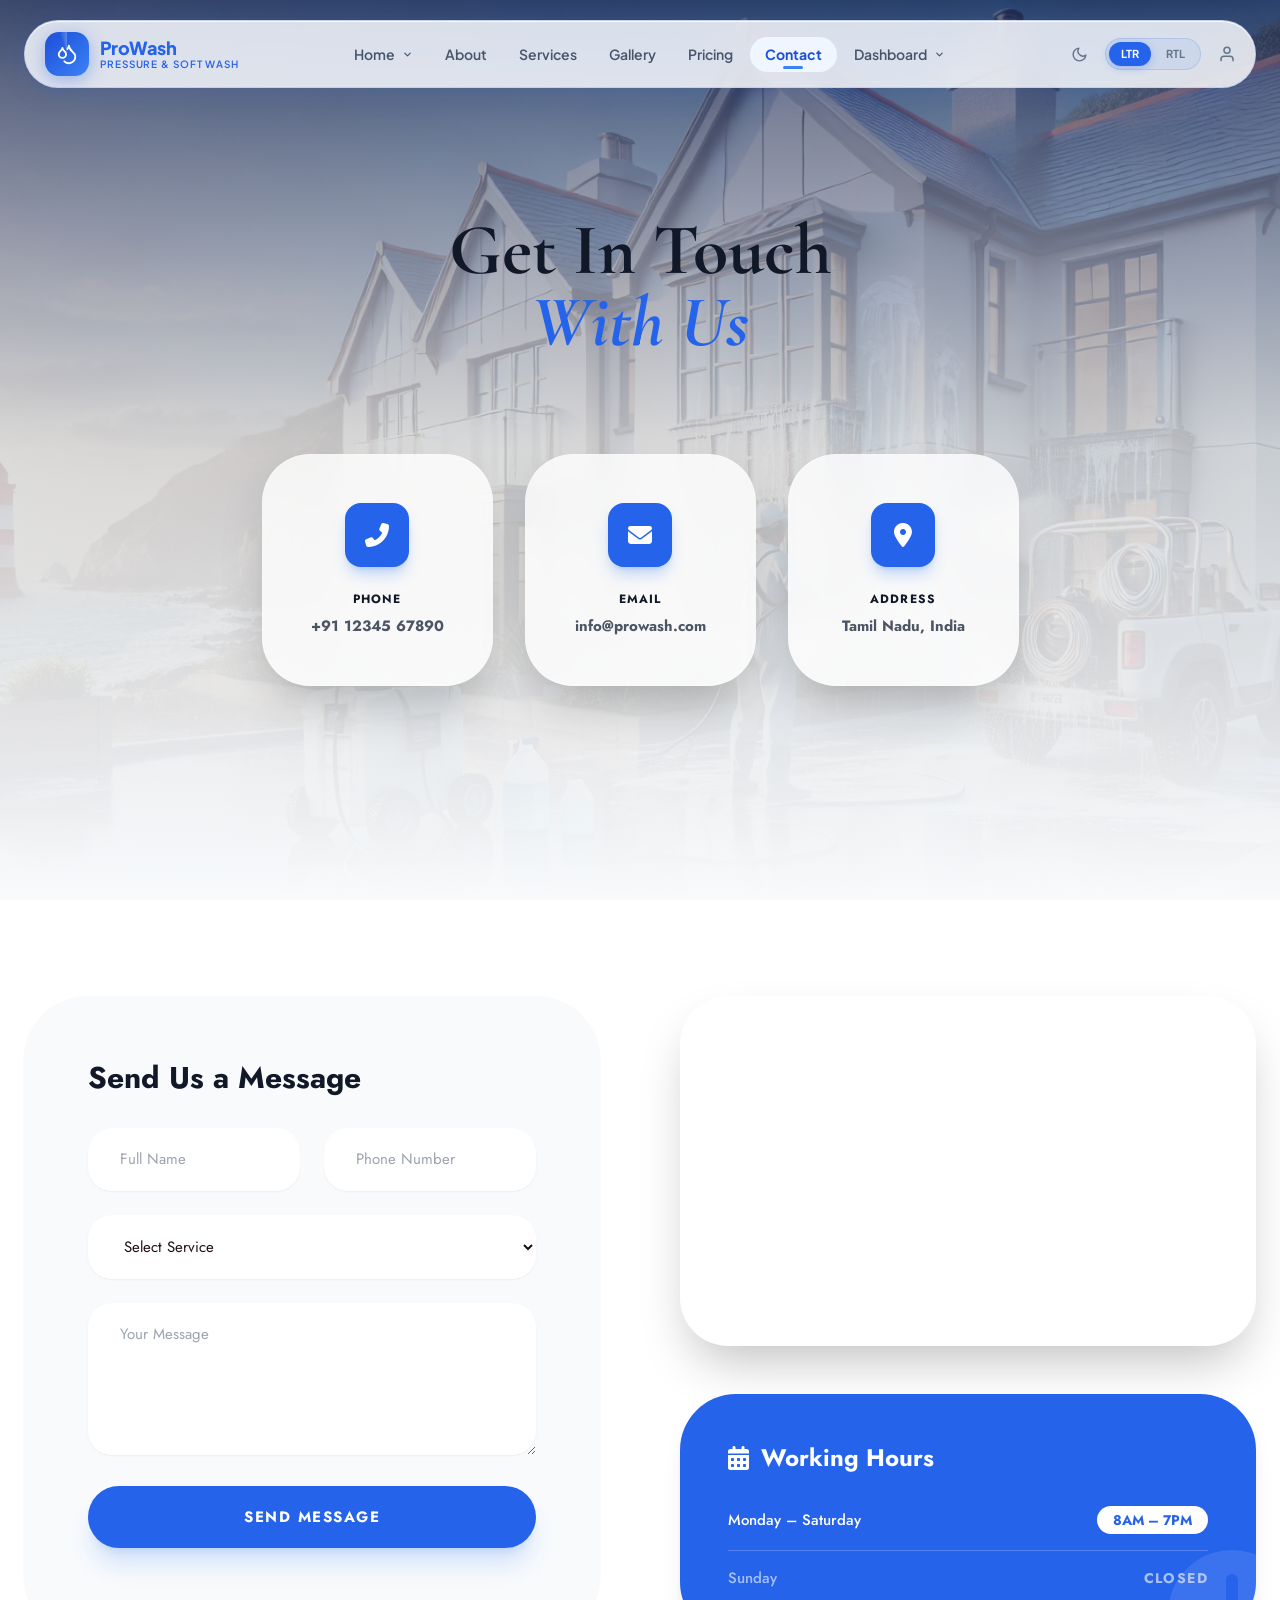
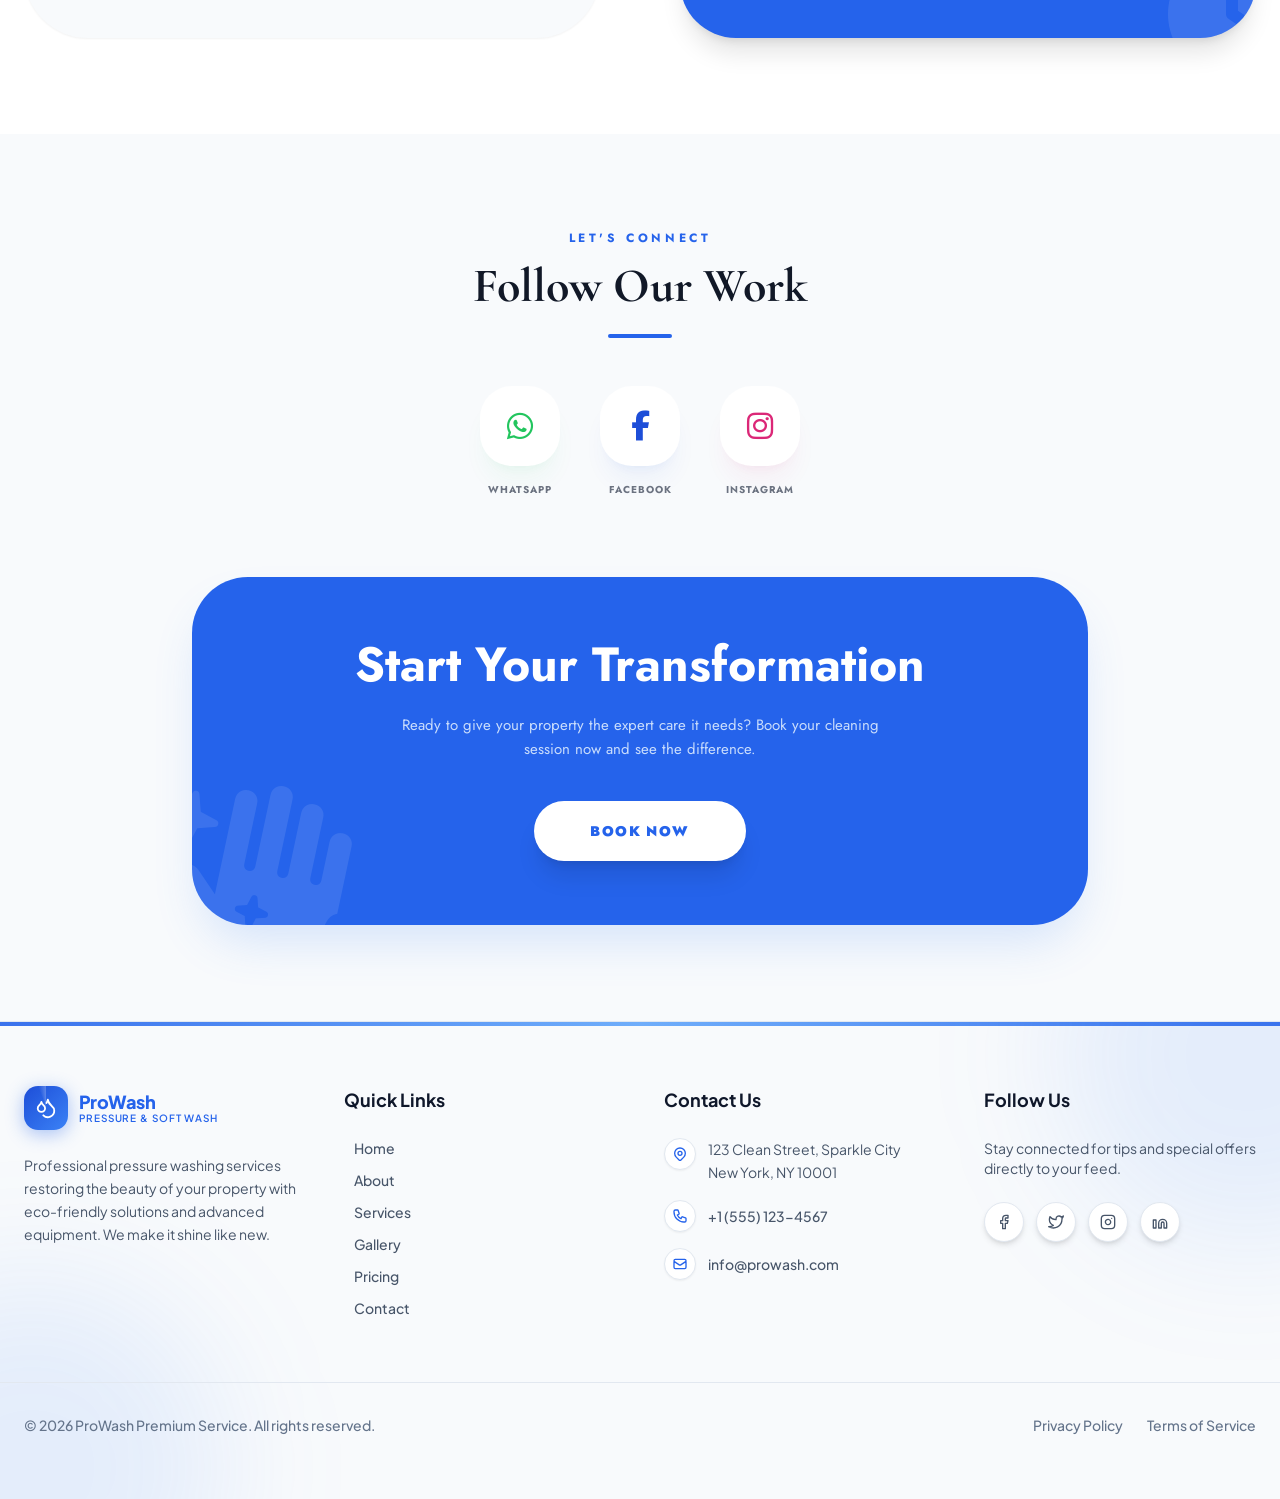
<file: contact.html>
<!DOCTYPE html>
<html lang="en">
<head>
    <meta charset="UTF-8">
    <meta name="viewport" content="width=device-width, initial-scale=1.0">
    <title>Contact Us — Pressure & Soft Wash</title>
    <!-- Google Fonts -->
    <link href="https://fonts.googleapis.com/css2?family=Cormorant+Garamond:ital,wght@0,500;0,600;1,500&family=Jost:wght@300;400;500;600&display=swap" rel="stylesheet">
    <!-- Font Awesome -->
     <link rel="icon" type="img/jpg" href="img/growwpark-logo.jpg">
    <link rel="stylesheet" href="https://cdnjs.cloudflare.com/ajax/libs/font-awesome/6.4.0/css/all.min.css">
    <!-- Tailwind CSS -->
    <script src="tailwind.js"></script>
    <link rel="stylesheet" href="style.css">
    <script>
        tailwind.config = {
            darkMode: 'class',
            theme: {
                extend: {
                    fontFamily: {
                        cormorant: ['"Cormorant Garamond"', 'serif'],
                        jost: ['Jost', 'sans-serif'],
                    },
                    colors: {
                        primary: '#ec4899',
                        primaryDark: '#be185d',
                        studioBg: '#fef8f4',
                        sage: '#edf1ed',
                    }
                }
            }
        }
    </script>
</head>
<body class="font-jost  dark:bg-black text-[#1f1015] dark:text-gray-100 transition-colors duration-300">

    <!-- NAVBAR CONTAINER -->
    <div id="navbar-root"></div>

    <main class="overflow-x-hidden">
    <!-- Section 1 & 2 — Contact Hero & Info Cards -->
 <!-- Section 1 — Contact Hero (Full Height with Background Image) -->
<section class="relative min-h-screen w-full overflow-hidden flex items-center justify-center bg-gray-900 transition-colors duration-300">
    
    <!-- Background Image Area -->
    <div class="absolute inset-0 z-0">
        <!-- Background Image -->
        <img src="img/home1.webp" 
             class="w-full h-full object-cover opacity-50 dark:opacity-40" alt="Contact Background">
        
        <!-- Gradient Overlays: Top-la dark-avum bottom-la section blend aaguira mathiriyum -->
        <div class="absolute inset-0 bg-gradient-to-b from-blue-900/40 via-white/70 to-slate-50 dark:via-black/70 dark:to-black transition-colors"></div>
    </div>

    <div class="max-w-7xl mx-auto relative z-10 px-6 py-20">
        <!-- Hero Heading -->
        <div class="text-center mb-16 md:mb-24">
            
            <h1 class="font-cormorant text-5xl md:text-7xl lg:text-7xl text-gray-900 dark:text-white font-bold mb-8 leading-tight transition-colors">
                Get In Touch <br> <span class="italic text-blue-600 dark:text-blue-400">With Us</span>
            </h1>
            
        </div>

        <!-- Info Cards -->
        <div class="grid grid-cols-1 md:grid-cols-3 gap-6 md:gap-8">
            <!-- Phone -->
            <div class="bg-white/80 dark:bg-gray-800/80 backdrop-blur-lg p-10 md:p-12 rounded-[3rem] text-center shadow-2xl border border-white/20 group hover:-translate-y-2 transition-all">
                <div class="w-16 h-16 bg-blue-600 text-white rounded-2xl flex items-center justify-center mx-auto mb-6 shadow-lg shadow-blue-500/30 group-hover:scale-110 transition-transform">
                    <i class="fas fa-phone-alt text-2xl"></i>
                </div>
                <h4 class="font-bold text-gray-900 dark:text-white mb-2 uppercase tracking-widest text-xs">Phone</h4>
                <p class="text-gray-600 dark:text-gray-300 font-bold">+91 12345 67890</p>
            </div>

            <!-- Email -->
            <div class="bg-white/80 dark:bg-gray-800/80 backdrop-blur-lg p-10 md:p-12 rounded-[3rem] text-center shadow-2xl border border-white/20 group hover:-translate-y-2 transition-all">
                <div class="w-16 h-16 bg-blue-600 text-white rounded-2xl flex items-center justify-center mx-auto mb-6 shadow-lg shadow-blue-500/30 group-hover:scale-110 transition-transform">
                    <i class="fas fa-envelope text-2xl"></i>
                </div>
                <h4 class="font-bold text-gray-900 dark:text-white mb-2 uppercase tracking-widest text-xs">Email</h4>
                <p class="text-gray-600 dark:text-gray-300 font-bold">info@prowash.com</p>
            </div>

            <!-- Address -->
            <div class="bg-white/80 dark:bg-gray-800/80 backdrop-blur-lg p-10 md:p-12 rounded-[3rem] text-center shadow-2xl border border-white/20 group hover:-translate-y-2 transition-all">
                <div class="w-16 h-16 bg-blue-600 text-white rounded-2xl flex items-center justify-center mx-auto mb-6 shadow-lg shadow-blue-500/30 group-hover:scale-110 transition-transform">
                    <i class="fas fa-map-marker-alt text-2xl"></i>
                </div>
                <h4 class="font-bold text-gray-900 dark:text-white mb-2 uppercase tracking-widest text-xs">Address</h4>
                <p class="text-gray-600 dark:text-gray-300 font-bold">Tamil Nadu, India</p>
            </div>
        </div>
    </div>
</section>
<!-- Section 3, 4 & 5 — Contact Form, Map & Working Hours -->
<section class="py-24 px-6 bg-white dark:bg-gray-900">
    <div class="max-w-7xl mx-auto grid grid-cols-1 lg:grid-cols-2 gap-20">
        
        <!-- Contact Form -->
        <div class="bg-slate-50 dark:bg-gray-800 p-10 md:p-16 rounded-[4rem] shadow-sm">
            <h2 class="text-3xl font-bold mb-8 text-gray-900 dark:text-white">Send Us a Message</h2>
            <form class="space-y-6">
                <div class="grid grid-cols-1 md:grid-cols-2 gap-6">
                    <input type="text" placeholder="Full Name" class="w-full px-8 py-5 rounded-3xl bg-white dark:bg-gray-700 border-none focus:ring-2 focus:ring-blue-600 dark:text-white shadow-sm">
                    <input type="tel" placeholder="Phone Number" class="w-full px-8 py-5 rounded-3xl bg-white dark:bg-gray-700 border-none focus:ring-2 focus:ring-blue-600 dark:text-white shadow-sm">
                </div>
                <select class="w-full px-8 py-5 rounded-3xl bg-white dark:bg-gray-700 border-none focus:ring-2 focus:ring-blue-600 dark:text-white shadow-sm">
                    <option>Select Service</option>
                    <option>Residential Wash</option>
                    <option>Commercial Wash</option>
                    <option>Roof Cleaning</option>
                </select>
                <textarea placeholder="Your Message" rows="5" class="w-full px-8 py-5 rounded-3xl bg-white dark:bg-gray-700 border-none focus:ring-2 focus:ring-blue-600 dark:text-white shadow-sm"></textarea>
                <button class="w-full py-5 bg-blue-600 text-white rounded-full font-bold uppercase tracking-widest hover:bg-blue-700 transition-all shadow-xl shadow-blue-500/20">Send Message</button>
            </form>
        </div>

        <!-- Right Side: Map & Hours -->
        <div class="flex flex-col gap-12">
            <!-- Google Map -->
            <div class="rounded-[3rem] overflow-hidden h-[350px] shadow-2xl relative group">
                <!-- Placeholder for Google Map Embed -->
                <iframe src="https://www.google.com/maps/embed?..." class="w-full h-full border-none grayscale contrast-125 group-hover:grayscale-0 transition-all duration-700"></iframe>
            </div>

            <!-- Working Hours -->
            <div class="bg-blue-600 text-white p-12 rounded-[3.5rem] shadow-xl relative overflow-hidden">
                <!-- Background Pattern -->
                <i class="fas fa-clock absolute -right-10 -bottom-10 text-9xl opacity-10"></i>
                
                <h3 class="text-2xl font-bold mb-8 flex items-center gap-3">
                    <i class="fas fa-calendar-alt"></i> Working Hours
                </h3>
                <div class="space-y-4">
                    <div class="flex justify-between items-center border-b border-white/20 pb-4">
                        <span class="font-medium">Monday – Saturday</span>
                        <span class="bg-white text-blue-600 px-4 py-1 rounded-full font-bold text-sm">8AM – 7PM</span>
                    </div>
                    <div class="flex justify-between items-center opacity-60">
                        <span class="font-medium">Sunday</span>
                        <span class="font-bold text-sm uppercase tracking-widest">Closed</span>
                    </div>
                </div>
            </div>
        </div>

    </div>
</section>

<!-- Section 6 — Social & Final CTA -->
<section class="py-24 px-6 bg-slate-50 dark:bg-black transition-colors duration-300">
    <div class="max-w-7xl mx-auto text-center">
        
        <!-- Social Media Heading -->
        <div class="mb-12">
            <span class="text-blue-600 dark:text-blue-400 font-bold tracking-[0.3em] uppercase text-xs mb-4 block">Let's Connect</span>
            <h2 class="font-cormorant text-4xl md:text-5xl text-gray-900 dark:text-white font-bold transition-colors">Follow Our Work</h2>
            <div class="w-16 h-1 bg-blue-600 mx-auto mt-6 rounded-full"></div>
        </div>

        <!-- Social Icons Grid -->
        <div class="flex flex-wrap justify-center gap-6 md:gap-10 mb-20">
            <!-- WhatsApp -->
            <a href="https://wa.me/911234567890" class="group flex flex-col items-center gap-4">
                <div class="w-16 h-16 md:w-20 md:h-20 bg-white dark:bg-gray-800 rounded-[2rem] flex items-center justify-center text-green-500 shadow-xl shadow-green-500/5 group-hover:bg-green-500 group-hover:text-white transition-all duration-500">
                    <i class="fab fa-whatsapp text-3xl"></i>
                </div>
                <span class="text-[10px] font-bold uppercase tracking-widest text-gray-500 dark:text-gray-400">WhatsApp</span>
            </a>

            <!-- Facebook -->
            <a href="#" class="group flex flex-col items-center gap-4">
                <div class="w-16 h-16 md:w-20 md:h-20 bg-white dark:bg-gray-800 rounded-[2rem] flex items-center justify-center text-blue-700 shadow-xl shadow-blue-700/5 group-hover:bg-blue-700 group-hover:text-white transition-all duration-500">
                    <i class="fab fa-facebook-f text-3xl"></i>
                </div>
                <span class="text-[10px] font-bold uppercase tracking-widest text-gray-500 dark:text-gray-400">Facebook</span>
            </a>

            <!-- Instagram -->
            <a href="#" class="group flex flex-col items-center gap-4">
                <div class="w-16 h-16 md:w-20 md:h-20 bg-white dark:bg-gray-800 rounded-[2rem] flex items-center justify-center text-pink-600 shadow-xl shadow-pink-600/5 group-hover:bg-gradient-to-tr group-hover:from-yellow-400 group-hover:via-pink-500 group-hover:to-purple-600 group-hover:text-white transition-all duration-500">
                    <i class="fab fa-instagram text-3xl"></i>
                </div>
                <span class="text-[10px] font-bold uppercase tracking-widest text-gray-500 dark:text-gray-400">Instagram</span>
            </a>
        </div>

        <!-- Final Booking CTA Card -->
        <div class="relative max-w-4xl mx-auto rounded-[3.5rem] bg-blue-600 p-12 md:p-16 overflow-hidden shadow-2xl shadow-blue-500/20">
            <!-- Background Decorative Icons -->
            <i class="fas fa-hand-sparkles absolute -left-10 -bottom-10 text-[180px] text-white/10 rotate-12"></i>
            
            <div class="relative z-10">
                <h3 class="text-3xl md:text-5xl text-white font-bold mb-6">Start Your Transformation</h3>
                <p class="text-blue-100 mb-10 max-w-lg mx-auto opacity-90 leading-relaxed">
                    Ready to give your property the expert care it needs? Book your cleaning session now and see the difference.
                </p>
                <a href="booking.html" class="inline-block px-14 py-5 bg-white text-blue-600 rounded-full font-black tracking-widest uppercase hover:bg-blue-50 hover:scale-105 transition-all shadow-xl shadow-black/10 text-sm">
                    Book Now
                </a>
            </div>
        </div>

    </div>
</section>

   
</main>

<style>
@keyframes slideUp {
    from { transform: translateY(50px); opacity: 0; }
    to { transform: translateY(0); opacity: 1; }
}
@keyframes fadeIn {
    from { opacity: 0; }
    to { opacity: 1; }
}
</style>

    <!-- FOOTER CONTAINER -->
    <div id="footer-root"></div>

    <script src="navbar.js"></script>
    <script src="footer.js"></script>
</body>
</html>
</file>
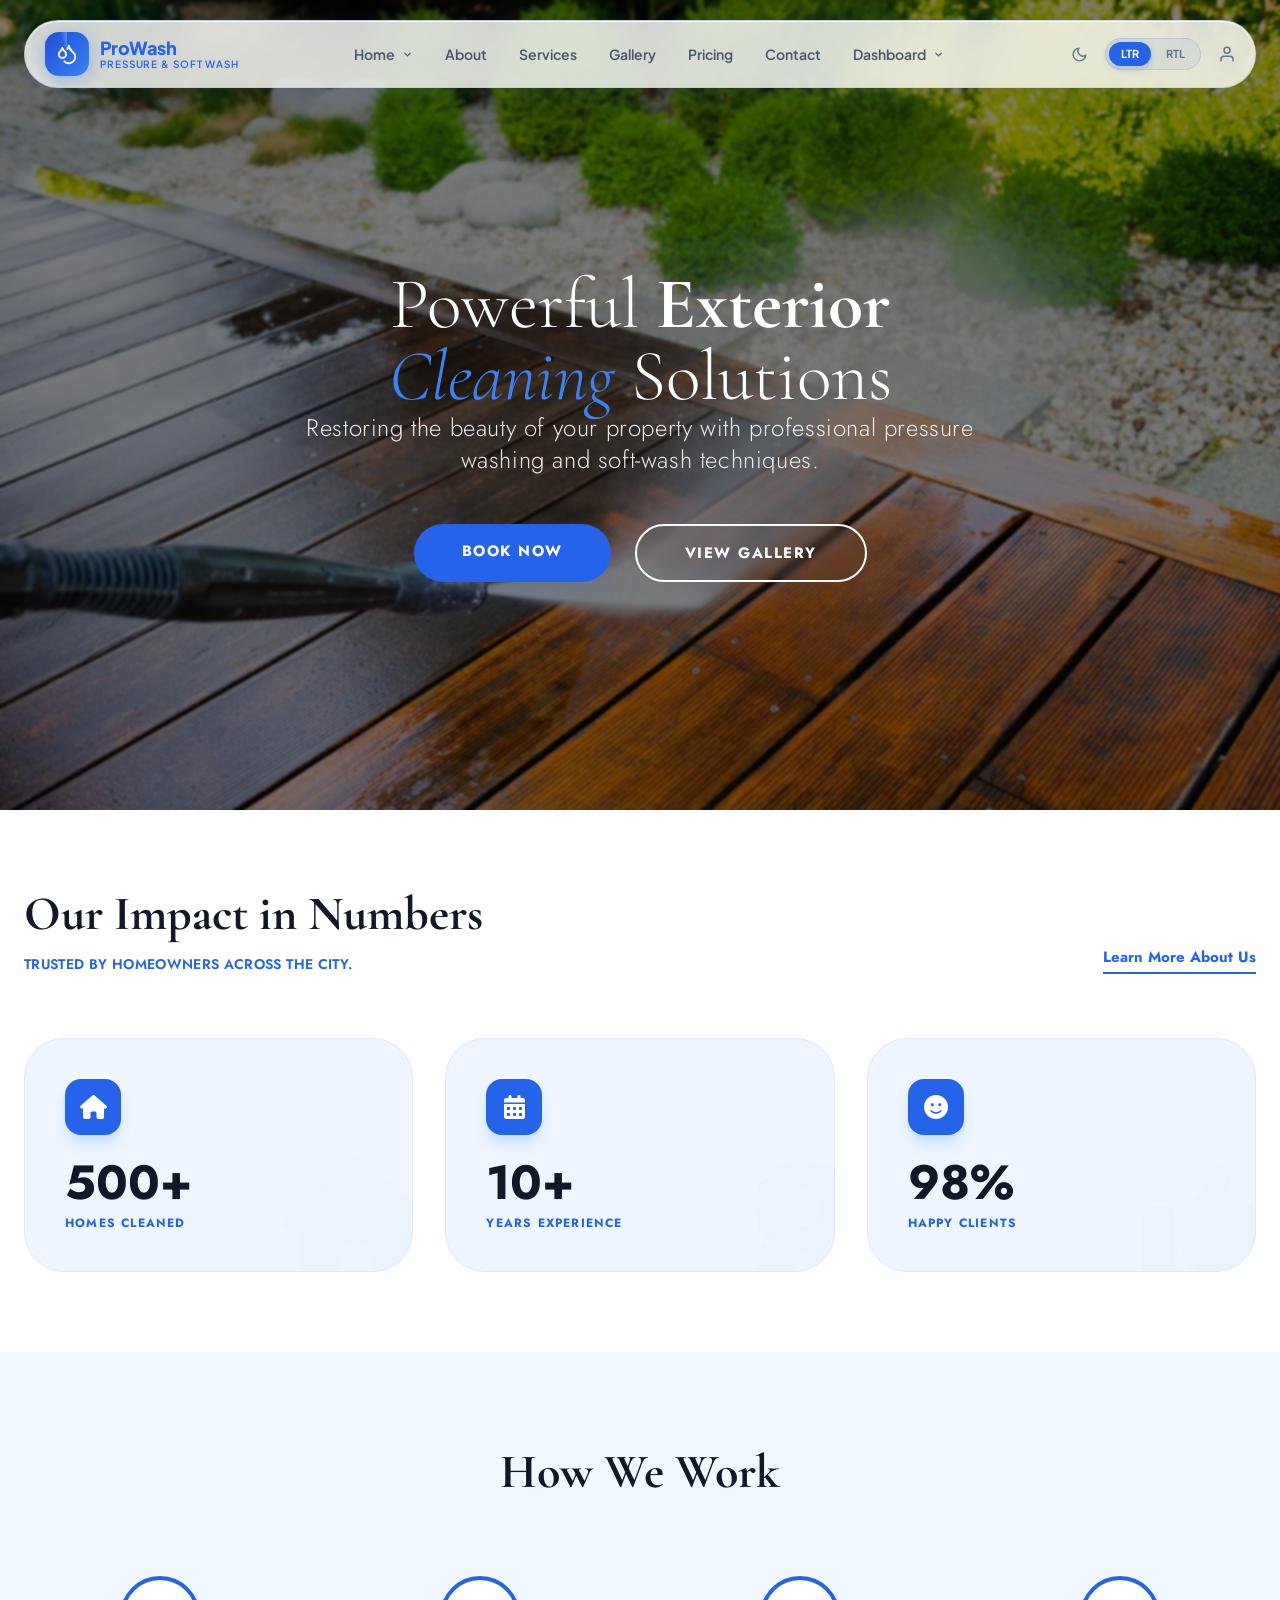
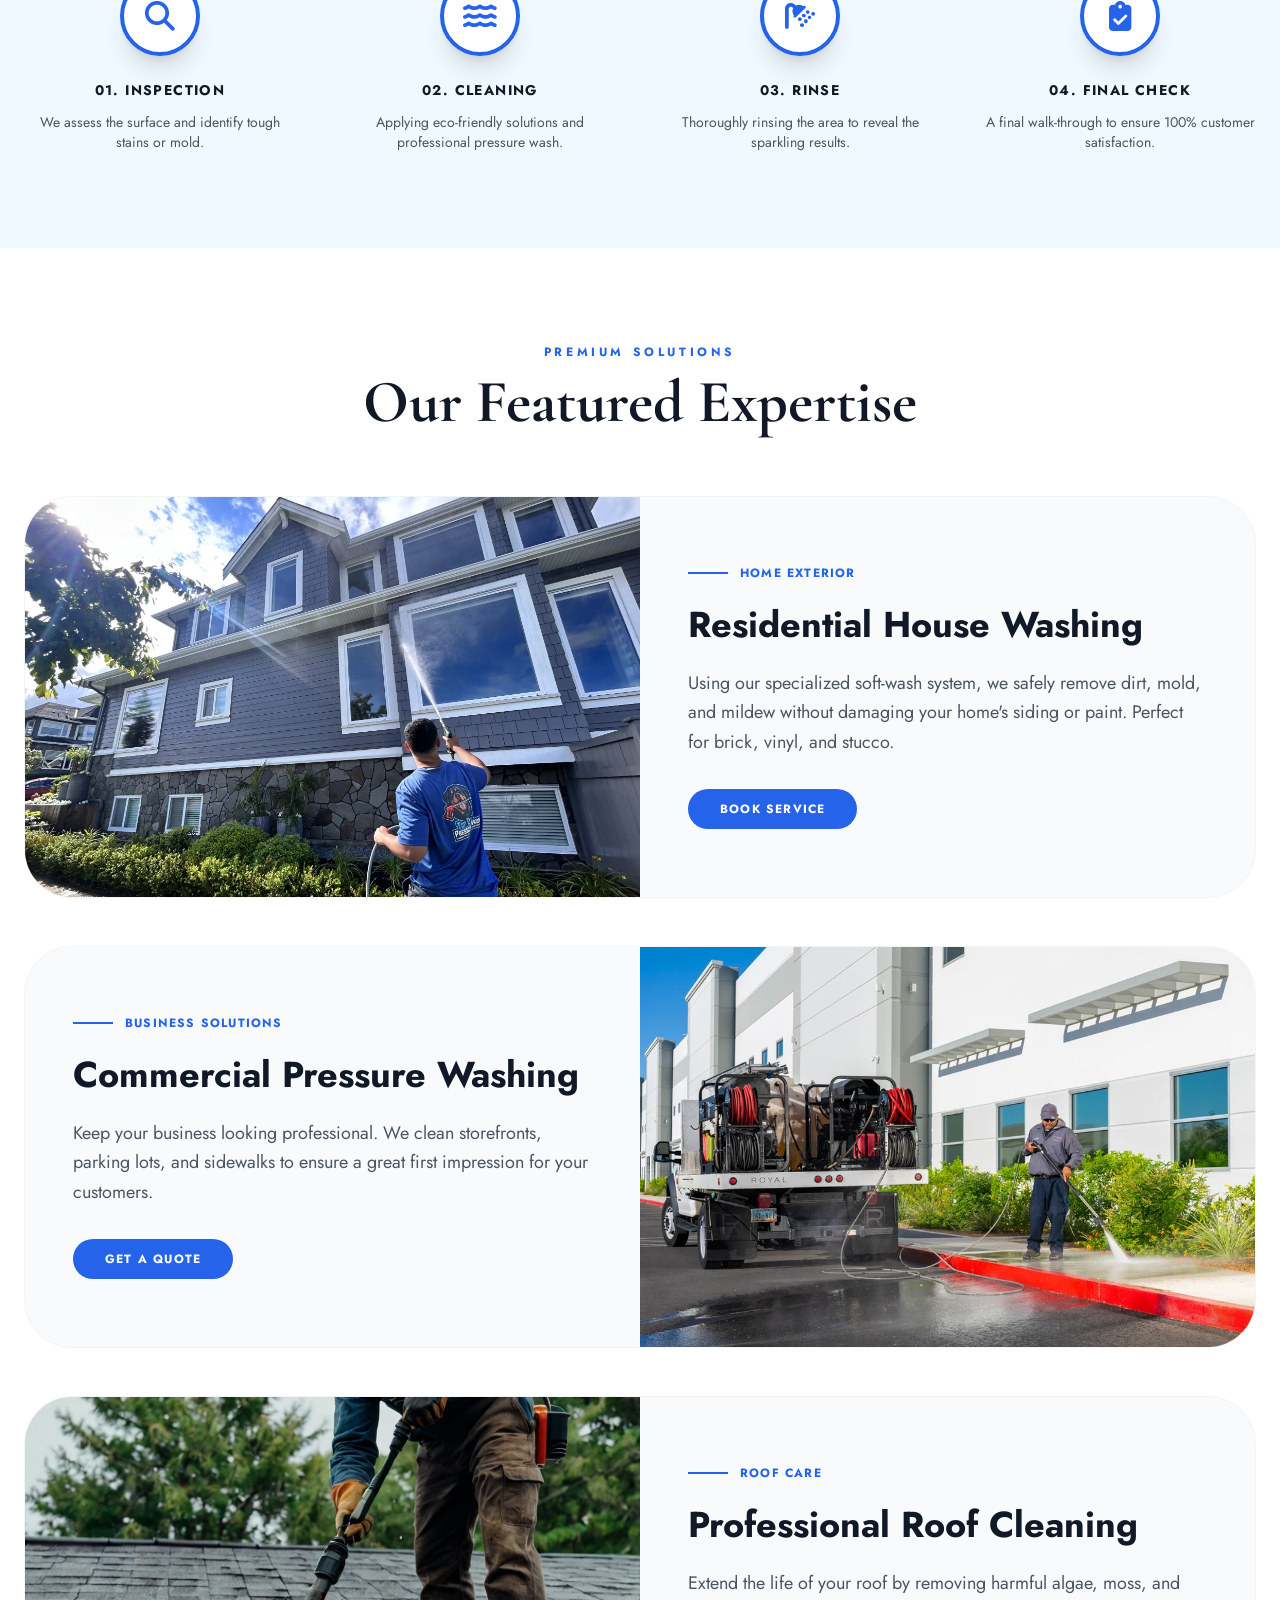
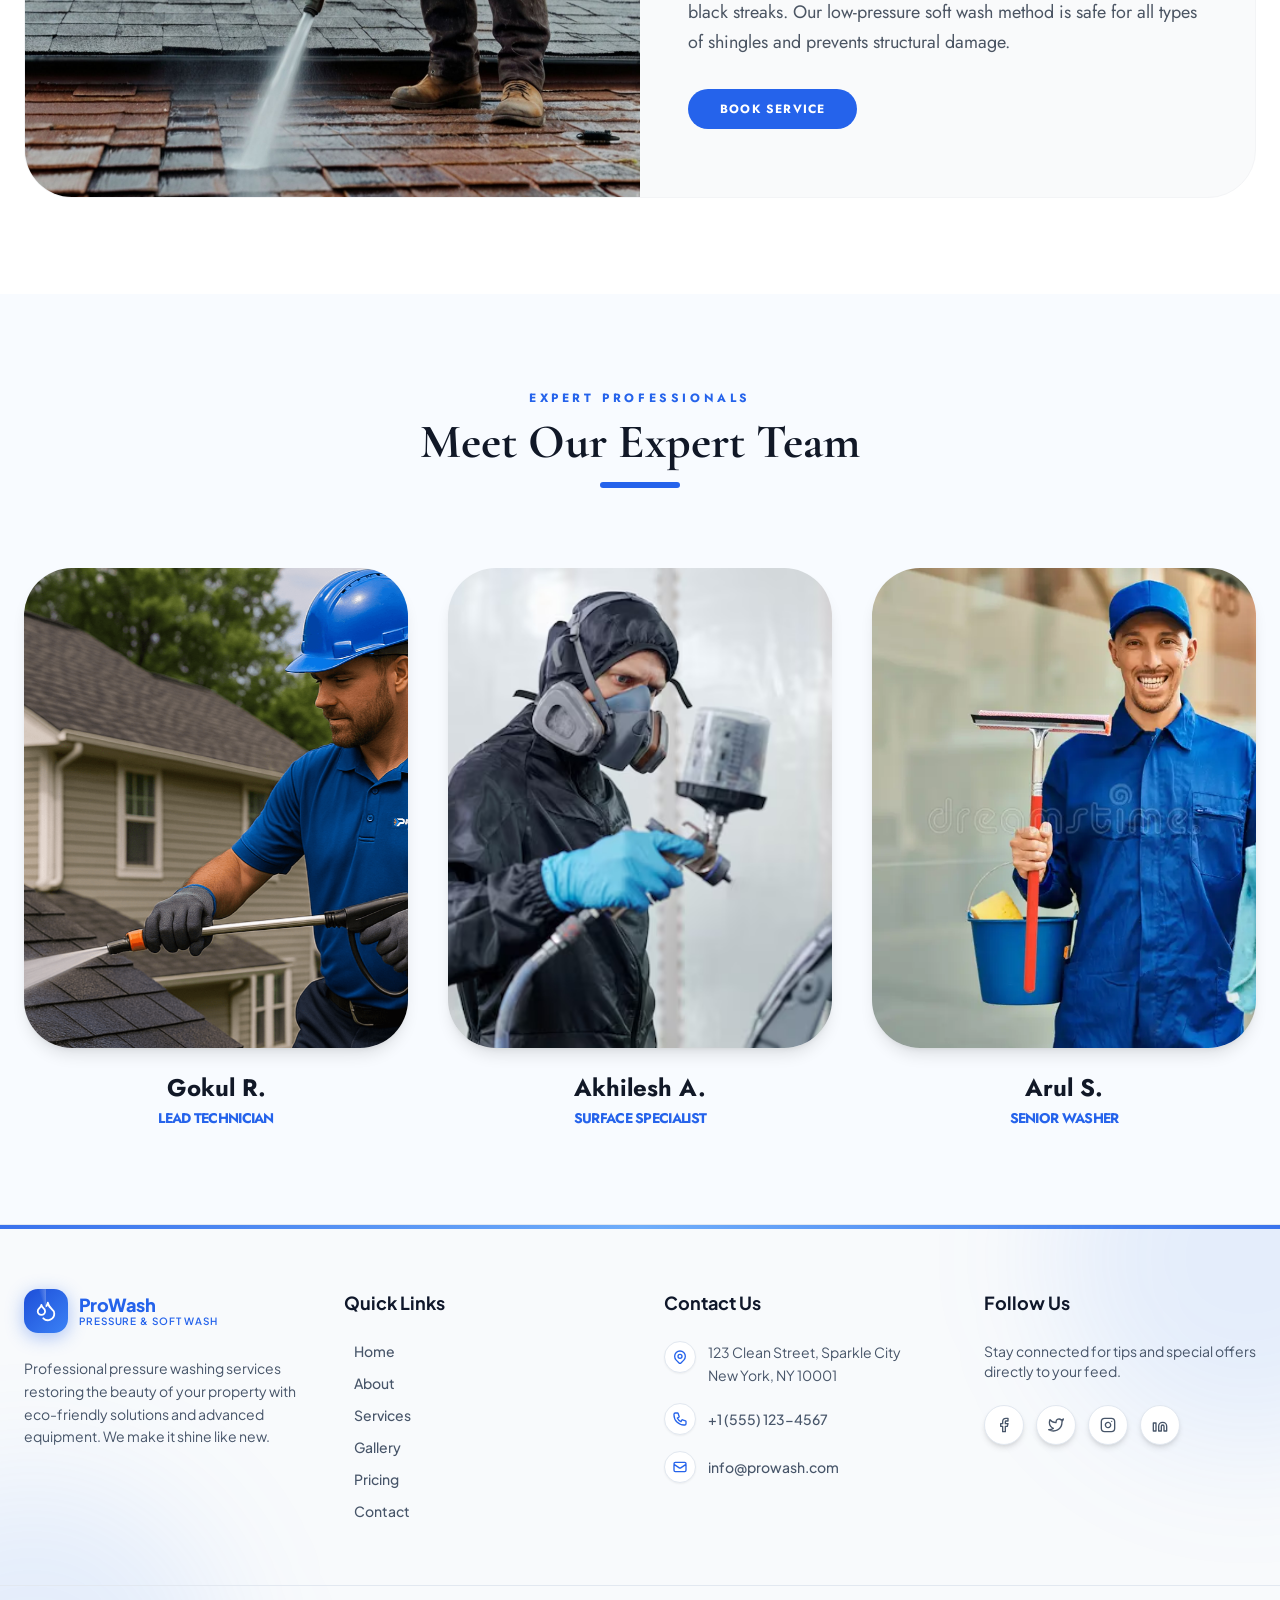
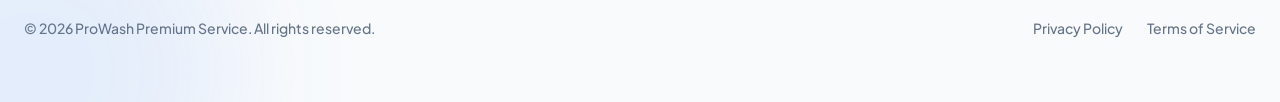
<file: home2.html>
<!DOCTYPE html>
<html lang="en">
<head>
    <meta charset="UTF-8">
    <meta name="viewport" content="width=device-width, initial-scale=1.0">
    <title>Pressure & Soft Wash-home2</title>
    <!-- Google Fonts -->
    <link href="https://fonts.googleapis.com/css2?family=Cormorant+Garamond:ital,wght@0,500;0,600;1,500&family=Jost:wght@300;400;500;600&display=swap" rel="stylesheet">
    <!-- Font Awesome -->
     <link rel="icon" type="img/jpg" href="img/growwpark-logo.jpg">
    <link rel="stylesheet" href="https://cdnjs.cloudflare.com/ajax/libs/font-awesome/6.4.0/css/all.min.css">
    <!-- Tailwind CSS -->
    <script src="tailwind.js"></script>
    <link rel="stylesheet" href="style.css">
    <script>
        tailwind.config = {
            darkMode: 'class',
            theme: {
                extend: {
                    fontFamily: {
                        cormorant: ['"Cormorant Garamond"', 'serif'],
                        jost: ['Jost', 'sans-serif'],
                    },
                    colors: {
                        primary: '#ec4899',
                        primaryDark: '#be185d',
                        studioBg: '#fffafb',
                    }
                }
            }
        }
    </script>
</head>
<body class="font-jost  dark:bg-black text-[#1f1015] dark:text-gray-100 transition-colors duration-300">
    <!-- NAVBAR CONTAINER -->
    <div id="navbar-root"></div>

    <main>
        <!-- Section 1 — Modern Hero -->
<section class="relative h-[90vh] flex items-center justify-center overflow-hidden">
    <!-- Full Screen Background with Dark Overlay -->
    <div class="absolute inset-0 z-0">
        <!-- Unga kitta video irundha 'video' tag use pannunga, illana intha high-quality image ok -->
        <img src="img/home2-1.webp" 
             class="w-full h-full object-cover">
        
        <!-- Dark Overlay for Readability -->
        <div class="absolute inset-0 bg-black/50 backdrop-blur-[1px]"></div>
    </div>

    <div class="relative z-10 text-center text-white px-6">
        
        
        <h1 class="font-cormorant text-6xl md:text-7xl mt-10 font-light leading-tight">
            Powerful <span class="not-italic font-bold text-white">Exterior</span> <br> 
            <span class="text-blue-500 italic">Cleaning</span> Solutions
        </h1>
        
        <p class="text-lg md:text-2xl font-light tracking-wide max-w-2xl mx-auto opacity-90 mb-12">
            Restoring the beauty of your property with professional pressure washing and soft-wash techniques.
        </p>

        <!-- Modern Buttons -->
        <div class="flex flex-wrap gap-6 justify-center">
            <a href="booking.html" class="px-12 py-4 bg-blue-600 text-white rounded-full font-bold tracking-widest uppercase hover:bg-blue-700 transition-all shadow-2xl shadow-blue-500/20">
                Book Now
            </a>
            <a href="gallery.html" class="px-12 py-4 border-2 border-white text-white rounded-full font-bold tracking-widest uppercase hover:bg-white hover:text-black transition-all backdrop-blur-sm">
                View Gallery
            </a>
        </div>
    </div>

    
</section>

        <!-- Section 2 — Company Stats -->
<section class="py-20 px-6 bg-white dark:bg-gray-800 transition-colors duration-300">
    <div class="max-w-7xl mx-auto">
        <!-- Section Header -->
        <div class="flex flex-col md:flex-row justify-between items-end mb-16 gap-6">
            <div>
                <h2 class="font-cormorant text-5xl text-gray-900 dark:text-white mb-4 transition-colors font-bold">Our Impact in Numbers</h2>
                <p class="text-blue-600 dark:text-blue-400 font-semibold tracking-wide transition-colors uppercase text-sm">Trusted by homeowners across the city.</p>
            </div>
            <a href="about.html" class="text-blue-600 dark:text-gray-300 font-bold border-b-2 border-blue-600 dark:border-gray-700 pb-1 hover:text-blue-800 dark:hover:text-white transition-all">Learn More About Us</a>
        </div>

        <!-- Stats Grid -->
        <div class="grid grid-cols-1 sm:grid-cols-2 lg:grid-cols-3 gap-8">
            <!-- Stat 1: Homes Cleaned -->
            <div class="group relative overflow-hidden rounded-[2.5rem] bg-blue-50 dark:bg-gray-700/50 p-10 transition-all hover:shadow-2xl hover:-translate-y-2 border border-blue-100 dark:border-gray-600">
                <div class="relative z-10">
                    <div class="w-14 h-14 bg-blue-600 rounded-2xl flex items-center justify-center mb-6 shadow-lg shadow-blue-200">
                        <i class="fas fa-home text-white text-2xl"></i>
                    </div>
                    <h3 class="text-5xl font-bold text-gray-900 dark:text-white mb-2">500+</h3>
                    <p class="text-blue-600 dark:text-gray-400 font-bold tracking-widest uppercase text-xs">Homes Cleaned</p>
                </div>
                <!-- Decorative background icon -->
                <i class="fas fa-home absolute -bottom-4 -right-4 text-blue-100 dark:text-gray-600 text-9xl opacity-20 group-hover:scale-110 transition-transform duration-700"></i>
            </div>

            <!-- Stat 2: Years Experience -->
            <div class="group relative overflow-hidden rounded-[2.5rem] bg-blue-50 dark:bg-gray-700/50 p-10 transition-all hover:shadow-2xl hover:-translate-y-2 border border-blue-100 dark:border-gray-600">
                <div class="relative z-10">
                    <div class="w-14 h-14 bg-blue-600 rounded-2xl flex items-center justify-center mb-6 shadow-lg shadow-blue-200">
                        <i class="fas fa-calendar-alt text-white text-2xl"></i>
                    </div>
                    <h3 class="text-5xl font-bold text-gray-900 dark:text-white mb-2">10+</h3>
                    <p class="text-blue-600 dark:text-gray-400 font-bold tracking-widest uppercase text-xs">Years Experience</p>
                </div>
                <!-- Decorative background icon -->
                <i class="fas fa-award absolute -bottom-4 -right-4 text-blue-100 dark:text-gray-600 text-9xl opacity-20 group-hover:scale-110 transition-transform duration-700"></i>
            </div>

            <!-- Stat 3: Happy Clients -->
            <div class="group relative overflow-hidden rounded-[2.5rem] bg-blue-50 dark:bg-gray-700/50 p-10 transition-all hover:shadow-2xl hover:-translate-y-2 border border-blue-100 dark:border-gray-600">
                <div class="relative z-10">
                    <div class="w-14 h-14 bg-blue-600 rounded-2xl flex items-center justify-center mb-6 shadow-lg shadow-blue-200">
                        <i class="fas fa-smile text-white text-2xl"></i>
                    </div>
                    <h3 class="text-5xl font-bold text-gray-900 dark:text-white mb-2">98%</h3>
                    <p class="text-blue-600 dark:text-gray-400 font-bold tracking-widest uppercase text-xs">Happy Clients</p>
                </div>
                <!-- Decorative background icon -->
                <i class="fas fa-thumbs-up absolute -bottom-4 -right-4 text-blue-100 dark:text-gray-600 text-9xl opacity-20 group-hover:scale-110 transition-transform duration-700"></i>
            </div>
        </div>
    </div>
</section>

        <!-- Section 3 — Our Cleaning Process (Horizontal Timeline) -->
<section class="py-24 px-6 bg-[#f0f9ff] dark:bg-black transition-colors duration-300">
    <div class="max-w-7xl mx-auto">
        <h2 class="font-cormorant text-center text-5xl text-gray-900 dark:text-white mb-20 transition-colors font-bold">How We Work</h2>
        
        <div class="relative flex flex-col md:flex-row justify-between gap-12">
            

            <!-- Step 1: Inspection -->
            <div class="relative z-10 flex-1 text-center group">
                <div class="w-20 h-20 bg-white border-4 border-blue-600 text-blue-600 dark:bg-gray-800 dark:border-gray-700 dark:text-gray-300 rounded-full flex items-center justify-center mx-auto mb-6 group-hover:bg-blue-600 group-hover:text-white transition-all shadow-xl">
                    <i class="fas fa-search fa-2xl"></i>
                </div>
                <h4 class="font-bold text-sm uppercase tracking-widest mb-3 text-gray-900 dark:text-gray-200 transition-colors">01. Inspection</h4>
                <p class="text-sm text-gray-600 dark:text-gray-400 transition-colors">We assess the surface and identify tough stains or mold.</p>
            </div>

            <!-- Step 2: Cleaning -->
            <div class="relative z-10 flex-1 text-center group">
                <div class="w-20 h-20 bg-white border-4 border-blue-600 text-blue-600 dark:bg-gray-800 dark:border-gray-700 dark:text-gray-300 rounded-full flex items-center justify-center mx-auto mb-6 group-hover:bg-blue-600 group-hover:text-white transition-all shadow-xl">
                    <i class="fas fa-water fa-2xl"></i>
                </div>
                <h4 class="font-bold text-sm uppercase tracking-widest mb-3 text-gray-900 dark:text-gray-200 transition-colors">02. Cleaning</h4>
                <p class="text-sm text-gray-600 dark:text-gray-400 transition-colors">Applying eco-friendly solutions and professional pressure wash.</p>
            </div>

            <!-- Step 3: Rinse -->
            <div class="relative z-10 flex-1 text-center group">
                <div class="w-20 h-20 bg-white border-4 border-blue-600 text-blue-600 dark:bg-gray-800 dark:border-gray-700 dark:text-gray-300 rounded-full flex items-center justify-center mx-auto mb-6 group-hover:bg-blue-600 group-hover:text-white transition-all shadow-xl">
                    <i class="fas fa-shower fa-2xl"></i>
                </div>
                <h4 class="font-bold text-sm uppercase tracking-widest mb-3 text-gray-900 dark:text-gray-200 transition-colors">03. Rinse</h4>
                <p class="text-sm text-gray-600 dark:text-gray-400 transition-colors">Thoroughly rinsing the area to reveal the sparkling results.</p>
            </div>

            <!-- Step 4: Final Check -->
            <div class="relative z-10 flex-1 text-center group">
                <div class="w-20 h-20 bg-white border-4 border-blue-600 text-blue-600 dark:bg-gray-800 dark:border-gray-700 dark:text-gray-300 rounded-full flex items-center justify-center mx-auto mb-6 group-hover:bg-blue-600 group-hover:text-white transition-all shadow-xl">
                    <i class="fas fa-clipboard-check fa-2xl"></i>
                </div>
                <h4 class="font-bold text-sm uppercase tracking-widest mb-3 text-gray-900 dark:text-gray-200 transition-colors">04. Final Check</h4>
                <p class="text-sm text-gray-600 dark:text-gray-400 transition-colors">A final walk-through to ensure 100% customer satisfaction.</p>
            </div>
        </div>
    </div>
</section>

        <!-- Section 4 — Featured Services (Horizontal Style) -->
<section class="py-24 px-6 bg-white dark:bg-gray-900 transition-colors duration-300">
    <div class="max-w-7xl mx-auto">
        <div class="text-center mb-16">
            <span class="text-blue-600 font-bold uppercase tracking-[0.3em] text-xs mb-3 block">Premium Solutions</span>
            <h2 class="font-cormorant text-5xl md:text-6xl text-gray-900 dark:text-white font-bold transition-colors">Our Featured Expertise</h2>
        </div>

        <div class="space-y-12">
            <!-- Card 1: Residential Cleaning -->
            <div class="group flex flex-col lg:flex-row bg-gray-50 dark:bg-gray-800 rounded-[3rem] overflow-hidden border border-gray-100 dark:border-gray-700 hover:shadow-2xl transition-all duration-500">
                <!-- Large Image Section -->
                <div class="lg:w-1/2 h-[400px] overflow-hidden">
                    <img src="img/home2-2.webp" 
                         class="w-full h-full object-cover group-hover:scale-110 transition-transform duration-700">
                </div>
                <!-- Content Section -->
                <div class="lg:w-1/2 p-12 flex flex-col justify-center">
                    <div class="flex items-center gap-3 mb-6">
                        <span class="w-10 h-[2px] bg-blue-600"></span>
                        <span class="text-blue-600 font-bold uppercase tracking-widest text-xs">Home Exterior</span>
                    </div>
                    <h3 class="text-3xl md:text-4xl font-bold text-gray-900 dark:text-white mb-6">Residential House Washing</h3>
                    <p class="text-gray-600 dark:text-gray-400 text-lg leading-relaxed mb-8">
                        Using our specialized soft-wash system, we safely remove dirt, mold, and mildew without damaging your home's siding or paint. Perfect for brick, vinyl, and stucco.
                    </p>
                    <div>
                        <a href="#" class="inline-block px-8 py-3 bg-blue-600 text-white rounded-full font-bold uppercase tracking-widest text-xs hover:bg-blue-700 transition-all">Book Service</a>
                    </div>
                </div>
            </div>

            <!-- Card 2: Commercial Cleaning (Image on Right) -->
            <div class="group flex flex-col lg:flex-row-reverse bg-gray-50 dark:bg-gray-800 rounded-[3rem] overflow-hidden border border-gray-100 dark:border-gray-700 hover:shadow-2xl transition-all duration-500">
                <!-- Large Image Section -->
                <div class="lg:w-1/2 h-[400px] overflow-hidden">
                    <img src="img/home2-3.webp" 
                         class="w-full h-full object-cover group-hover:scale-110 transition-transform duration-700">
                </div>
                <!-- Content Section -->
                <div class="lg:w-1/2 p-12 flex flex-col justify-center">
                    <div class="flex items-center gap-3 mb-6">
                        <span class="w-10 h-[2px] bg-blue-600"></span>
                        <span class="text-blue-600 font-bold uppercase tracking-widest text-xs">Business Solutions</span>
                    </div>
                    <h3 class="text-3xl md:text-4xl font-bold text-gray-900 dark:text-white mb-6">Commercial Pressure Washing</h3>
                    <p class="text-gray-600 dark:text-gray-400 text-lg leading-relaxed mb-8">
                        Keep your business looking professional. We clean storefronts, parking lots, and sidewalks to ensure a great first impression for your customers.
                    </p>
                    <div>
                        <a href="#" class="inline-block px-8 py-3 bg-blue-600 text-white rounded-full font-bold uppercase tracking-widest text-xs hover:bg-blue-700 transition-all">Get a Quote</a>
                    </div>
                </div>
            </div>

        <!-- Roof Cleaning Service Card -->
<div class="group flex flex-col lg:flex-row bg-gray-50 dark:bg-gray-800 rounded-[3rem] overflow-hidden border border-gray-100 dark:border-gray-700 hover:shadow-2xl transition-all duration-500">
    <!-- Large Image Section (Left Side) -->
    <div class="lg:w-1/2 h-[400px] overflow-hidden">
        <img src="img/home2-4.webp" 
             class="w-full h-full object-cover group-hover:scale-110 transition-transform duration-700">
    </div>
    <!-- Content Section (Right Side) -->
    <div class="lg:w-1/2 p-12 flex flex-col justify-center">
        <div class="flex items-center gap-3 mb-6">
            <span class="w-10 h-[2px] bg-blue-600"></span>
            <span class="text-blue-600 font-bold uppercase tracking-widest text-xs">Roof Care</span>
        </div>
        <h3 class="text-3xl md:text-4xl font-bold text-gray-900 dark:text-white mb-6">Professional Roof Cleaning</h3>
        <p class="text-gray-600 dark:text-gray-400 text-lg leading-relaxed mb-8">
            Extend the life of your roof by removing harmful algae, moss, and black streaks. Our low-pressure soft wash method is safe for all types of shingles and prevents structural damage.
        </p>
        <div>
            <a href="#" class="inline-block px-8 py-3 bg-blue-600 text-white rounded-full font-bold uppercase tracking-widest text-xs hover:bg-blue-700 transition-all">Book Service</a>
        </div>
    </div>
</div>
            
        </div>
    </div>
</section>


         <!-- Section 5 — Team Section -->
<section class="py-24 px-6 bg-[#f8fbff] dark:bg-gray-800 transition-colors duration-300">
    <div class="max-w-7xl mx-auto">
        <div class="text-center mb-20">
            <span class="text-blue-600 font-bold uppercase tracking-[0.3em] text-xs mb-3 block">Expert Professionals</span>
            <h2 class="font-cormorant text-5xl text-gray-900 dark:text-white font-bold">Meet Our Expert Team</h2>
            <div class="w-20 h-1.5 bg-blue-600 mx-auto mt-4 rounded-full"></div>
        </div>

        <div class="grid grid-cols-1 md:grid-cols-3 gap-10">
            <!-- Team Member 1 -->
            <div class="group text-center">
                <div class="relative overflow-hidden rounded-[3rem] mb-6 aspect-[4/5] shadow-lg">
                    <img src="img/home2-5.webp" class="w-full h-full object-cover group-hover:scale-110 transition-transform duration-700">
                    <div class="absolute inset-0 bg-gradient-to-t from-blue-900/80 via-transparent to-transparent opacity-0 group-hover:opacity-100 transition-opacity duration-500 flex items-end justify-center pb-8">
                        <span class="text-white font-bold tracking-widest text-xs uppercase">8+ Years Exp</span>
                    </div>
                </div>
                <h4 class="text-2xl font-bold text-gray-900 dark:text-white mb-1">Gokul R.</h4>
                <p class="text-blue-600 dark:text-blue-400 font-bold text-sm uppercase tracking-tighter">Lead Technician</p>
            </div>

            <!-- Team Member 2 -->
            <div class="group text-center">
                <div class="relative overflow-hidden rounded-[3rem] mb-6 aspect-[4/5] shadow-lg">
                    <img src="img/home2-6.webp" class="w-full h-full object-cover group-hover:scale-110 transition-transform duration-700">
                    <div class="absolute inset-0 bg-gradient-to-t from-blue-900/80 via-transparent to-transparent opacity-0 group-hover:opacity-100 transition-opacity duration-500 flex items-end justify-center pb-8">
                        <span class="text-white font-bold tracking-widest text-xs uppercase">5+ Years Exp</span>
                    </div>
                </div>
                <h4 class="text-2xl font-bold text-gray-900 dark:text-white mb-1">Akhilesh A.</h4>
                <p class="text-blue-600 dark:text-blue-400 font-bold text-sm uppercase tracking-tighter">Surface Specialist</p>
            </div>

            <!-- Team Member 3 -->
            <div class="group text-center">
                <div class="relative overflow-hidden rounded-[3rem] mb-6 aspect-[4/5] shadow-lg">
                    <img src="img/home2-7.webp" class="w-full h-full object-cover group-hover:scale-110 transition-transform duration-700">
                    <div class="absolute inset-0 bg-gradient-to-t from-blue-900/80 via-transparent to-transparent opacity-0 group-hover:opacity-100 transition-opacity duration-500 flex items-end justify-center pb-8">
                        <span class="text-white font-bold tracking-widest text-xs uppercase">6+ Years Exp</span>
                    </div>
                </div>
                <h4 class="text-2xl font-bold text-gray-900 dark:text-white mb-1">Arul S.</h4>
                <p class="text-blue-600 dark:text-blue-400 font-bold text-sm uppercase tracking-tighter">Senior Washer</p>
            </div>
        </div>
    </div>
</section>



        

        
    </main>

    <!-- FOOTER CONTAINER -->
    <div id="footer-root"></div>

    <script src="navbar.js"></script>
    <script src="footer.js"></script>
</body>
</html>
</file>
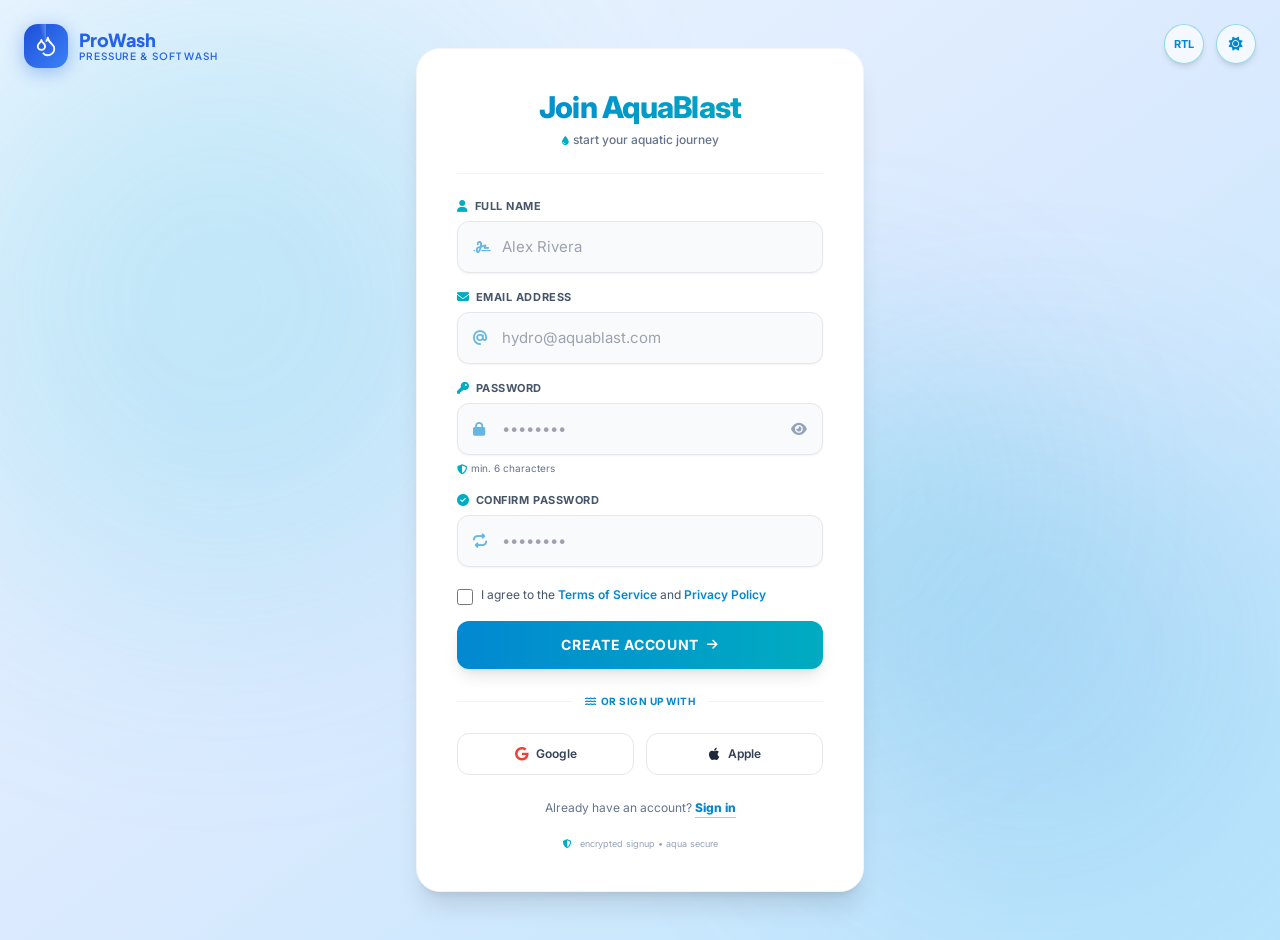
<file: signup.html>
<!DOCTYPE html>
<html lang="en" dir="ltr" class="scroll-smooth">

<head>
    <meta charset="UTF-8">
    <meta name="viewport" content="width=device-width, initial-scale=1.0, viewport-fit=cover">
    <title>Pressure & Soft Wash • Sign Up — Create Account</title>
    <link rel="icon" type="img/jpg" href="img/growwpark-logo.jpg">

    <!-- Fonts -->
    <link rel="preconnect" href="https://fonts.googleapis.com">
    <link rel="preconnect" href="https://fonts.gstatic.com" crossorigin>
    <link href="https://fonts.googleapis.com/css2?family=Inter:opsz,wght@14..32,300;14..32,400;14..32,600;14..32,700;14..32,800&family=Plus+Jakarta+Sans:wght@300;400;500;600;700;800&display=swap" rel="stylesheet">

    <!-- Font Awesome 6 -->
    <link rel="stylesheet" href="https://cdnjs.cloudflare.com/ajax/libs/font-awesome/6.4.0/css/all.min.css">

    <!-- Tailwind CSS via CDN -->
    <script src="tailwind.js"></script>
    
    <!-- custom styling / aqua animations -->
    <style>
        * {
            margin: 0;
            padding: 0;
            box-sizing: border-box;
        }

        body {
            font-family: 'Inter', 'Plus Jakarta Sans', system-ui, -apple-system, sans-serif;
        }

        /* aqua wave pulse for buttons */
        @keyframes aquaPulse {
            0% {
                box-shadow: 0 0 0 0 rgba(0, 172, 193, 0.4), 0 0 0 0 rgba(2, 136, 209, 0.3);
            }
            70% {
                box-shadow: 0 0 0 12px rgba(0, 172, 193, 0), 0 0 0 6px rgba(2, 136, 209, 0);
            }
            100% {
                box-shadow: 0 0 0 0 rgba(0, 172, 193, 0), 0 0 0 0 rgba(2, 136, 209, 0);
            }
        }

        .aqua-glow-btn {
            transition: all 0.3s cubic-bezier(0.2, 0.9, 0.4, 1.1);
        }
        .aqua-glow-btn:hover {
            transform: translateY(-2px);
            animation: aquaPulse 1.2s infinite;
        }
        
        /* custom focus rings */
        input:focus {
            outline: none;
        }
        .focus-ring-aqua:focus {
            border-color: #2cc1e0;
            box-shadow: 0 0 0 3px rgba(44, 193, 224, 0.3);
        }

        /* Keyboard focus-visible for accessibility */
        *:focus-visible {
            outline: 2px solid #0288d1;
            outline-offset: 2px;
        }
        
        /* custom scroll */
        ::-webkit-scrollbar {
            width: 5px;
        }
        ::-webkit-scrollbar-track {
            background: #eef2ff;
        }
        ::-webkit-scrollbar-thumb {
            background: #0288d1;
            border-radius: 12px;
        }
        
        /* RTL safe */
        [dir="rtl"] .rtl-flip-icon {
            display: inline-block;
            transform: rotate(180deg);
        }
        [dir="rtl"] .pl-4 {
            padding-left: 0;
            padding-right: 1rem;
        }
        [dir="rtl"] .left-0 {
            left: auto;
            right: 0;
        }
        [dir="rtl"] .right-0 {
            right: auto;
            left: 0;
        }
        [dir="rtl"] .text-left {
            text-align: right;
        }
        [dir="rtl"] .pl-11 {
            padding-left: 1rem;
            padding-right: 2.75rem;
        }
        [dir="rtl"] .pr-12 {
            padding-right: 1rem;
            padding-left: 3rem;
        }

        :root {
            --nb-blue-600: #2563eb;
            --nb-slate-900: #0f172a;
            --nb-font: 'Plus Jakarta Sans', system-ui, sans-serif;
            --nb-ease: cubic-bezier(0.4, 0, 0.2, 1);
            --nb-spring: cubic-bezier(0.34, 1.56, 0.64, 1);
            --nb-t-fast: 0.18s;
            --nb-t: 0.28s;
        }

        .nb-logo {
            display: flex;
            align-items: center;
            gap: 11px;
            text-decoration: none;
            flex-shrink: 0;
            transition: opacity var(--nb-t-fast);
        }
        .nb-logo:hover { opacity: 0.88; }
        .nb-logo-icon {
            width: 44px;
            height: 44px;
            border-radius: 14px;
            background: linear-gradient(135deg, #1d4ed8 0%, #3b82f6 100%);
            display: flex;
            align-items: center;
            justify-content: center;
            box-shadow: 0 4px 18px rgba(37, 99, 235, 0.38);
            flex-shrink: 0;
            position: relative;
            overflow: hidden;
            transition: transform var(--nb-t) var(--nb-spring), box-shadow var(--nb-t) var(--nb-ease);
        }
        .nb-logo-icon::before {
            content: '';
            position: absolute;
            top: -50%;
            left: -50%;
            width: 200%;
            height: 200%;
            background: conic-gradient(from 0deg, transparent 340deg, rgba(255,255,255,0.25) 360deg);
            animation: nb-spin 6s linear infinite;
        }
        @keyframes nb-spin { to { transform: rotate(360deg); } }
        .nb-logo:hover .nb-logo-icon {
            transform: scale(1.07) rotate(-4deg);
            box-shadow: 0 8px 28px rgba(37, 99, 235, 0.48);
        }
        .nb-logo-svg { position: relative; z-index: 1; }
        .nb-logo-text { display: flex; flex-direction: column; line-height: 1.15; }
        .nb-logo-name {
            font-family: var(--nb-font);
            font-size: 18px;
            font-weight: 800;
            color: var(--nb-blue-600);
            letter-spacing: -0.03em;
            white-space: nowrap;
        }
        .nb-logo-tag {
            font-family: var(--nb-font);
            font-size: 10px;
            font-weight: 600;
            color: var(--nb-blue-600);
            letter-spacing: 0.09em;
            text-transform: uppercase;
            white-space: nowrap;
        }
        @media (max-width: 640px) {
            .nb-logo-icon { width: 36px; height: 36px; border-radius: 10px; }
            .nb-logo-name { font-size: 16px; }
            .nb-logo-tag { font-size: 9px; }
        }
        @media (max-width: 480px) {
            .nb-logo-icon { width: 32px; height: 32px; border-radius: 8px; }
            .nb-logo-name { font-size: 14px; }
            .nb-logo-tag { font-size: 8px; }
        }

        /* ── Dark mode overrides for logo & scrollbar ── */
        html.dark .nb-logo-tag { color: #60a5fa; }
        html.dark ::-webkit-scrollbar-track { background: #1e293b; }
        html.dark ::-webkit-scrollbar-thumb { background: #0288d1; }
    </style>
</head>

<body class="antialiased bg-gradient-to-br from-[#EFF6FF] via-[#DBEAFE] to-[#BAE6FD] dark:bg-gray-900 min-h-screen relative overflow-x-hidden">

    <!-- Dynamic aqua background overlays -->
    <div class="fixed inset-0 z-0 pointer-events-none dark:hidden">
        <div class="absolute inset-0 bg-[url('data:image/svg+xml,%3Csvg xmlns=\'http://www.w3.org/2000/svg\' viewBox=\'0 0 1440 320\'%3E%3Cpath fill=\'%2300acc1\' fill-opacity=\'0.08\' d=\'M0,192L48,186.7C96,181,192,171,288,176C384,181,480,203,576,208C672,213,768,203,864,186.7C960,171,1056,149,1152,149.3C1248,149,1344,171,1392,181.3L1440,192L1440,320L1392,320C1344,320,1248,320,1152,320C1056,320,960,320,864,320C768,320,672,320,576,320C480,320,384,320,288,320C192,320,96,320,48,320L0,320Z\'%3E%3C/path%3E%3C/svg%3E')] bg-no-repeat bg-bottom bg-contain opacity-40"></div>
        <div class="absolute top-0 -left-20 w-[600px] h-[600px] bg-[#2cc1e0] rounded-full blur-[130px] opacity-20"></div>
        <div class="absolute bottom-0 right-0 w-[500px] h-[500px] bg-[#0288d1] rounded-full blur-[120px] opacity-15"></div>
        <div class="absolute top-1/3 left-1/2 w-[400px] h-[400px] bg-[#00b4d8] rounded-full blur-[100px] opacity-10"></div>
    </div>

    <!-- Header / Logo -->
    <div class="fixed top-4 left-4 sm:top-6 sm:left-6 z-50 flex items-center gap-4">
        <a href="index.html" class="nb-logo" aria-label="ProWash Home">
          <div class="nb-logo-icon">
            <svg width="22" height="22" viewBox="0 0 24 24" fill="none" stroke="white" stroke-width="2" stroke-linecap="round" stroke-linejoin="round" aria-hidden="true">
              <path d="M7 16.3c2.2 0 4-1.83 4-4.05 0-1.16-.57-2.26-1.71-3.19S7.29 6.75 7 5.3c-.29 1.45-1.14 2.84-2.29 3.76S3 11.1 3 12.25c0 2.22 1.8 4.05 4 4.05z"/>
              <path d="M12.56 6.6A10.97 10.97 0 0 0 14 3.02c.5 2.5 2 4.9 4 6.5s3 3.5 3 5.5a6.98 6.98 0 0 1-11.91 4.97"/>
            </svg>
          </div>
          <div class="nb-logo-text">
            <span class="nb-logo-name">ProWash</span>
            <span class="nb-logo-tag">Pressure & Soft Wash</span>
          </div>
        </a>
    </div>

    <!-- top-right tools: RTL + Theme toggle -->
    <div class="fixed top-4 right-4 sm:top-6 sm:right-6 z-50 flex items-center gap-3">
        <button id="rtlToggle" type="button" aria-label="Toggle RTL direction" class="w-10 h-10 rounded-full bg-white/70 dark:bg-slate-800/70 backdrop-blur-sm border border-[#00acc1]/40 dark:border-slate-600 flex items-center justify-center text-[#0288d1] dark:text-[#38bdf8] hover:bg-[#0288d1] dark:hover:bg-[#0288d1] hover:text-white transition-all shadow-md" title="Toggle RTL">
            <span class="text-[11px] font-bold tracking-wide">RTL</span>
        </button>
        <button id="themeToggle" type="button" aria-label="Toggle theme" class="w-10 h-10 rounded-full bg-white/70 dark:bg-slate-800/70 backdrop-blur-sm border border-[#00acc1]/40 dark:border-slate-600 flex items-center justify-center text-[#0288d1] dark:text-[#38bdf8] hover:bg-[#0288d1] dark:hover:bg-[#0288d1] hover:text-white transition-all shadow-md" title="Theme">
            <i id="themeIcon" class="fas fa-water text-sm" aria-hidden="true"></i>
        </button>
    </div>

    <!-- MAIN SIGNUP CARD -->
    <div class="relative z-10 min-h-screen w-full flex items-center justify-center px-4 py-24 md:py-12">
        <div class="w-full max-w-md transform transition-all duration-500">
            <!-- Clean white card -->
            <div class="bg-white dark:bg-slate-800 rounded-3xl shadow-xl border border-gray-100 dark:border-slate-700/50 overflow-hidden p-6 sm:p-8 md:p-10 transition-all duration-300">
                
                <!-- Header with wave icon -->
                <div class="text-center mb-6 border-b border-gray-100 dark:border-slate-700 pb-6">
                    
                    <h1 class="text-3xl font-extrabold tracking-tight bg-gradient-to-r from-[#0288d1] to-[#00acc1] bg-clip-text text-transparent">Join AquaBlast</h1>
                    <p class="text-[0.75rem] font-medium text-slate-500 dark:text-slate-400 mt-1.5 flex items-center justify-center gap-1">
                        <i class="fas fa-droplet text-[#00acc1] text-[9px]" aria-hidden="true"></i> start your aquatic journey
                    </p>
                </div>

                <!-- Signup Form -->
                <form id="signupForm" class="space-y-4" novalidate>
                    <!-- Full Name -->
                    <div>
                        <label for="fullname" class="block text-[11px] font-bold uppercase tracking-wider text-slate-600 dark:text-slate-300 mb-1.5 flex items-center gap-1.5">
                            <i class="fas fa-user text-[#00acc1] text-[12px]" aria-hidden="true"></i> Full Name
                        </label>
                        <div class="relative">
                            <div class="absolute inset-y-0 left-0 pl-4 flex items-center pointer-events-none" aria-hidden="true">
                                <i class="fas fa-signature text-[#0288d1]/60 text-sm"></i>
                            </div>
                            <input type="text" id="fullname" required placeholder="Alex Rivera" aria-required="true" autocomplete="name"
                                class="w-full pl-11 pr-4 py-3.5 bg-gray-50 dark:bg-slate-800/60 border border-gray-200 dark:border-slate-600 rounded-xl focus:border-[#0288d1] focus:ring-2 focus:ring-[#0288d1]/30 outline-none transition-all text-slate-800 dark:text-white text-[15px] shadow-sm">
                        </div>
                    </div>

                    <!-- Email Address -->
                    <div>
                        <label for="email" class="block text-[11px] font-bold uppercase tracking-wider text-slate-600 dark:text-slate-300 mb-1.5 flex items-center gap-1.5">
                            <i class="fas fa-envelope text-[#00acc1] text-[12px]" aria-hidden="true"></i> Email Address
                        </label>
                        <div class="relative">
                            <div class="absolute inset-y-0 left-0 pl-4 flex items-center pointer-events-none" aria-hidden="true">
                                <i class="fas fa-at text-[#0288d1]/60 text-sm"></i>
                            </div>
                            <input type="email" id="email" required placeholder="hydro@aquablast.com" aria-required="true" autocomplete="email"
                                class="w-full pl-11 pr-4 py-3.5 bg-gray-50 dark:bg-slate-800/60 border border-gray-200 dark:border-slate-600 rounded-xl focus:border-[#0288d1] focus:ring-2 focus:ring-[#0288d1]/30 outline-none transition-all text-slate-800 dark:text-white text-[15px] shadow-sm">
                        </div>
                    </div>

                    <!-- Password -->
                    <div>
                        <label for="password" class="block text-[11px] font-bold uppercase tracking-wider text-slate-600 dark:text-slate-300 mb-1.5 flex items-center gap-1.5">
                            <i class="fas fa-key text-[#00acc1] text-[12px]" aria-hidden="true"></i> Password
                        </label>
                        <div class="relative">
                            <div class="absolute inset-y-0 left-0 pl-4 flex items-center pointer-events-none" aria-hidden="true">
                                <i class="fas fa-lock text-[#0288d1]/60 text-sm"></i>
                            </div>
                            <input type="password" id="password" required placeholder="••••••••" aria-required="true" autocomplete="new-password"
                                class="w-full pl-11 pr-12 py-3.5 bg-gray-50 dark:bg-slate-800/60 border border-gray-200 dark:border-slate-600 rounded-xl focus:border-[#0288d1] focus:ring-2 focus:ring-[#0288d1]/30 outline-none transition-all text-slate-800 dark:text-white text-[15px] shadow-sm">
                            <button type="button" onclick="togglePassword()" aria-label="Toggle password visibility" class="absolute inset-y-0 right-0 pr-4 flex items-center text-slate-400 hover:text-[#0288d1] transition-colors">
                                <i id="eyeIcon" class="fas fa-eye text-sm" aria-hidden="true"></i>
                            </button>
                        </div>
                        <p class="text-[10px] text-slate-500 dark:text-slate-400 mt-1.5 flex items-center gap-1"><i class="fas fa-shield-alt text-[#00acc1]" aria-hidden="true"></i> min. 6 characters</p>
                    </div>

                    <!-- Confirm Password -->
                    <div>
                        <label for="confirmPassword" class="block text-[11px] font-bold uppercase tracking-wider text-slate-600 dark:text-slate-300 mb-1.5 flex items-center gap-1.5">
                            <i class="fas fa-check-circle text-[#00acc1] text-[12px]" aria-hidden="true"></i> Confirm Password
                        </label>
                        <div class="relative">
                            <div class="absolute inset-y-0 left-0 pl-4 flex items-center pointer-events-none" aria-hidden="true">
                                <i class="fas fa-repeat text-[#0288d1]/60 text-sm"></i>
                            </div>
                            <input type="password" id="confirmPassword" required placeholder="••••••••" aria-required="true" autocomplete="new-password"
                                class="w-full pl-11 pr-4 py-3.5 bg-gray-50 dark:bg-slate-800/60 border border-gray-200 dark:border-slate-600 rounded-xl focus:border-[#0288d1] focus:ring-2 focus:ring-[#0288d1]/30 outline-none transition-all text-slate-800 dark:text-white text-[15px] shadow-sm">
                        </div>
                    </div>

                    <!-- Terms & Conditions -->
                    <div class="flex items-start gap-2 pt-1">
                        <input type="checkbox" id="termsCheck" class="mt-0.5 w-4 h-4 rounded border-gray-300 dark:border-slate-500 text-[#0288d1] focus:ring-[#0288d1] accent-[#0288d1] bg-white dark:bg-slate-700">
                        <label for="termsCheck" class="text-xs text-slate-600 dark:text-slate-400 leading-tight">
                            I agree to the <a href="#" id="termsLink" class="text-[#0288d1] font-semibold hover:text-[#00acc1] transition-colors">Terms of Service</a> and <a href="#" class="text-[#0288d1] font-semibold hover:text-[#00acc1] transition-colors">Privacy Policy</a>
                        </label>
                    </div>

                    <!-- Submit Button -->
                    <button type="submit" id="signupBtn" aria-label="Create your account" class="aqua-glow-btn w-full mt-3 py-3.5 bg-gradient-to-r from-[#0288d1] to-[#00acc1] text-white rounded-xl font-bold text-sm uppercase tracking-wider shadow-lg hover:shadow-[#0288d1]/40 transition-all flex items-center justify-center gap-2 group">
                        <span>Create Account</span>
                        <i class="fas fa-arrow-right text-xs rtl-flip-icon group-hover:translate-x-1 transition-transform" aria-hidden="true"></i>
                    </button>
                </form>

                <!-- Divider -->
                <div class="relative my-6">
                    <div class="absolute inset-0 flex items-center">
                        <div class="w-full border-t border-gray-100 dark:border-slate-700"></div>
                    </div>
                    <div class="relative flex justify-center text-xs">
                        <span class="px-3 bg-white dark:bg-slate-800 text-[#0288d1] font-bold uppercase tracking-wider text-[10px] flex items-center gap-1">
                            <i class="fas fa-water" aria-hidden="true"></i> or sign up with
                        </span>
                    </div>
                </div>

                <!-- Social signup options -->
                <div class="grid grid-cols-2 gap-3">
                    <button id="googleSignupBtn" type="button" aria-label="Sign up with Google" class="flex items-center justify-center gap-2 py-2.5 px-3 bg-white dark:bg-slate-800 border border-gray-200 dark:border-slate-600 rounded-xl hover:bg-blue-50 hover:border-[#0288d1] dark:hover:bg-slate-700 dark:hover:border-[#0288d1] focus-visible:ring-2 focus-visible:ring-[#0288d1] transition-all text-xs font-semibold text-slate-700 dark:text-slate-200">
                        <i class="fab fa-google text-[#ea4335] text-sm" aria-hidden="true"></i> Google
                    </button>
                    <button id="appleSignupBtn" type="button" aria-label="Sign up with Apple" class="flex items-center justify-center gap-2 py-2.5 px-3 bg-white dark:bg-slate-800 border border-gray-200 dark:border-slate-600 rounded-xl hover:bg-blue-50 hover:border-[#0288d1] dark:hover:bg-slate-700 dark:hover:border-[#0288d1] focus-visible:ring-2 focus-visible:ring-[#0288d1] transition-all text-xs font-semibold text-slate-700 dark:text-slate-200">
                        <i class="fab fa-apple text-slate-800 dark:text-white text-sm" aria-hidden="true"></i> Apple
                    </button>
                </div>

                <!-- Login link -->
                <p class="mt-6 text-center text-[12px] text-slate-500 dark:text-slate-400">
                    Already have an account? 
                    <a href="#" id="loginRedirect" class="font-extrabold text-[#0288d1] hover:text-[#00acc1] border-b border-[#0288d1]/40 hover:border-[#00acc1] transition-all pb-0.5">Sign in</a>
                </p>
                
                <!-- micro secure -->
                <div class="mt-5 text-center text-[9px] text-slate-400 dark:text-slate-500 flex items-center justify-center gap-2">
                    <i class="fas fa-shield-alt text-[#00acc1]" aria-hidden="true"></i> encrypted signup &bull; aqua secure
                </div>
            </div>
        </div>
    </div>

    <!-- Toast Notifications -->
    <div id="toastMessage" role="status" aria-live="polite" class="fixed bottom-8 left-1/2 -translate-x-1/2 bg-slate-900/90 backdrop-blur-lg text-white px-5 py-2.5 rounded-full shadow-xl flex items-center gap-2 text-sm font-medium z-50 transition-all duration-300 opacity-0 pointer-events-none">
        <i class="fas fa-circle-check text-[#00acc1]" aria-hidden="true"></i>
        <span id="toastText">Action completed</span>
    </div>

    <script>
        // -------------------------------
        // PASSWORD TOGGLE (for create account)
        // -------------------------------
        function togglePassword() {
            const passInput = document.getElementById('password');
            const eyeIcon = document.getElementById('eyeIcon');
            if (passInput.type === 'password') {
                passInput.type = 'text';
                eyeIcon.classList.remove('fa-eye');
                eyeIcon.classList.add('fa-eye-slash');
            } else {
                passInput.type = 'password';
                eyeIcon.classList.remove('fa-eye-slash');
                eyeIcon.classList.add('fa-eye');
            }
        }

        // -------------------------------
        // DARK MODE (consistent with login)
        // -------------------------------
        const htmlEl = document.documentElement;
        const themeBtn = document.getElementById('themeToggle');
        const themeIcon = document.getElementById('themeIcon');
        
        function applyThemePreference() {
            const storedTheme = localStorage.getItem('aquablast-theme');
            const prefersDark = window.matchMedia('(prefers-color-scheme: dark)').matches;
            const isDark = storedTheme === 'dark' || (storedTheme === null && prefersDark);
            if (isDark) {
                htmlEl.classList.add('dark');
                if(themeIcon) themeIcon.className = 'fas fa-moon text-sm';
            } else {
                htmlEl.classList.remove('dark');
                if(themeIcon) themeIcon.className = 'fas fa-sun text-sm';
            }
        }
        
        function toggleThemeMode() {
            if (htmlEl.classList.contains('dark')) {
                htmlEl.classList.remove('dark');
                localStorage.setItem('aquablast-theme', 'light');
                if(themeIcon) themeIcon.className = 'fas fa-sun text-sm';
            } else {
                htmlEl.classList.add('dark');
                localStorage.setItem('aquablast-theme', 'dark');
                if(themeIcon) themeIcon.className = 'fas fa-moon text-sm';
            }
        }
        
        if (themeBtn) themeBtn.addEventListener('click', toggleThemeMode);
        applyThemePreference();
        
        // Dynamic background observer
        const bgObserver = new MutationObserver(() => {
            if (htmlEl.classList.contains('dark')) {
                document.body.style.background = 'radial-gradient(circle at 10% 20%, #0f172a, #020617)';
            } else {
                document.body.style.background = '';
            }
        });
        bgObserver.observe(htmlEl, { attributes: true, attributeFilter: ['class'] });
        
        // -------------------------------
        // RTL TOGGLE
        // -------------------------------
        const rtlBtn = document.getElementById('rtlToggle');
        function setRTL(value) {
            if (value) {
                htmlEl.setAttribute('dir', 'rtl');
                localStorage.setItem('aquablast-rtl', 'true');
            } else {
                htmlEl.setAttribute('dir', 'ltr');
                localStorage.setItem('aquablast-rtl', 'false');
            }
        }
        function toggleRTL() {
            const currentDir = htmlEl.getAttribute('dir');
            setRTL(currentDir !== 'rtl');
        }
        function applyStoredRTL() {
            const stored = localStorage.getItem('aquablast-rtl');
            if (stored === 'true') htmlEl.setAttribute('dir', 'rtl');
            else htmlEl.setAttribute('dir', 'ltr');
        }
        if (rtlBtn) rtlBtn.addEventListener('click', toggleRTL);
        applyStoredRTL();
        
        // -------------------------------
        // TOAST HELPER
        // -------------------------------
        const toastDiv = document.getElementById('toastMessage');
        const toastTextSpan = document.getElementById('toastText');
        function showToast(message, isError = false) {
            if (!toastDiv) return;
            toastTextSpan.innerText = message;
            toastDiv.classList.remove('opacity-0', 'pointer-events-none');
            toastDiv.classList.add('opacity-100', 'pointer-events-auto');
            toastDiv.style.backgroundColor = isError ? '#9b2c2ccc' : '#0f2b3dcc';
            setTimeout(() => {
                toastDiv.classList.add('opacity-0', 'pointer-events-none');
                toastDiv.classList.remove('opacity-100', 'pointer-events-auto');
            }, 2500);
        }
        
        // -------------------------------
        // SIGNUP FORM VALIDATION & SUBMIT
        // -------------------------------
        const signupForm = document.getElementById('signupForm');
        const signupBtn = document.getElementById('signupBtn');
        
        signupForm.addEventListener('submit', (e) => {
            e.preventDefault();
            
            const fullname = document.getElementById('fullname').value.trim();
            const email = document.getElementById('email').value.trim();
            const password = document.getElementById('password').value;
            const confirmPwd = document.getElementById('confirmPassword').value;
            const termsChecked = document.getElementById('termsCheck').checked;
            
            // validation
            if (!fullname) {
                showToast('🌊 Please enter your full name', true);
                return;
            }
            if (!email || !email.includes('@')) {
                showToast('💧 Enter a valid email address', true);
                return;
            }
            if (password.length < 6) {
                showToast('⚠️ Password must be at least 6 characters', true);
                return;
            }
            if (password !== confirmPwd) {
                showToast('❌ Passwords do not match', true);
                return;
            }
            if (!termsChecked) {
                showToast('📜 Please accept the Terms & Privacy policy', true);
                return;
            }
            
            // simulate account creation
            const originalText = signupBtn.innerHTML;
            signupBtn.disabled = true;
            signupBtn.innerHTML = '<i class="fas fa-spinner fa-spin mr-2"></i> creating AquaBlast account...';
            signupBtn.classList.add('opacity-80');
            
            setTimeout(() => {
                // store new user data (simulate)
                localStorage.setItem('aquablast_user_email', email);
                localStorage.setItem('aquablast_user_name', fullname);
                localStorage.setItem('aquablast_signed_up', 'true');
                showToast('🎉 Account created successfully! Redirecting to dashboard...', false);
                
                setTimeout(() => {
                    window.location.href = 'user.html';
                }, 1200);
            }, 1300);
        });
        
        // -------------------------------
        // SOCIAL SIGNUP MOCK (Google/Apple)
        // -------------------------------
        document.getElementById('googleSignupBtn')?.addEventListener('click', (e) => {
            e.preventDefault();
            showToast('🔵 Google signup demo — AquaBlast integration soon', false);
        });
        document.getElementById('appleSignupBtn')?.addEventListener('click', (e) => {
            e.preventDefault();
            showToast('🍎 Apple ID signup — coming with next wave', false);
        });
        
        // -------------------------------
        // REDIRECT TO LOGIN PAGE
        // -------------------------------
        const loginRedirect = document.getElementById('loginRedirect');
        if (loginRedirect) {
            loginRedirect.addEventListener('click', (e) => {
                e.preventDefault();
                showToast('↩️ Redirecting to login page...', false);
                setTimeout(() => {
                    window.location.href = 'login.html';
                }, 500);
            });
        }
        
        // Terms link demo
        const termsLink = document.getElementById('termsLink');
        if (termsLink) {
            termsLink.addEventListener('click', (e) => {
                e.preventDefault();
                showToast('📄 AquaBlast Terms: Respect nature, clean water & responsible usage.', false);
            });
        }
        
        console.log("AquaBlast Signup Page — full responsive, aqua theme, ready to create account");
    </script>
</body>
</html>
</file>
<file: style.css>
/* ================================================================
   style.css — Flower & Botanical
   Global tokens, resets, hero, and page layout
================================================================ */

/* ----------------------------------------------------------------
   GOOGLE FONTS
---------------------------------------------------------------- */
@import url('https://fonts.googleapis.com/css2?family=Cormorant+Garamond:ital,wght@0,400;0,500;0,600;1,400;1,500&family=DM+Sans:ital,opsz,wght@0,9..40,300;0,9..40,400;0,9..40,500;0,9..40,600;1,9..40,300&display=swap');

/* ----------------------------------------------------------------
   CSS CUSTOM PROPERTIES
---------------------------------------------------------------- */
:root {
  /* Brand */
  --pink:            #e8547a;
  --pink-dark:       #c93d62;
  --pink-deep:       #a02a4a;
  --pink-light:      #f9d0dc;
  --pink-soft:       #fef0f4;
  --pink-glow:       rgba(232, 84, 122, 0.22);
  --pink-border:     rgba(232, 84, 122, 0.28);

  /* Surfaces */
  --body-bg:         #fdf8f5;
  --surface-1:       #ffffff;
  --surface-2:       #fef5f0;

  /* Text */
  --text-primary:    #1a0d12;
  --text-secondary:  #52293a;
  --text-muted:      #9c6070;
  --text-subtle:     #c49daa;

  /* Nav */
  --nav-bg:          rgba(255, 251, 249, 0.92);
  --nav-border:      rgba(232, 84, 122, 0.22);
  --nav-shadow:      0 4px 24px rgba(26, 13, 18, 0.06);
  --nav-shadow-lg:   0 8px 40px rgba(26, 13, 18, 0.12);

  /* Sidebar */
  --sidebar-bg:      #fffbf9;
  --sidebar-border:  rgba(232, 84, 122, 0.15);

  /* Dropdown */
  --dropdown-bg:     rgba(255, 251, 249, 0.98);

  /* Misc */
  --radius-sm:       10px;
  --radius-md:       18px;
  --radius-lg:       28px;
  --radius-pill:     100px;
  --ease:            cubic-bezier(0.4, 0, 0.2, 1);
  --ease-spring:     cubic-bezier(0.34, 1.56, 0.64, 1);
  --t:               0.26s;
}

html.dark {
  --body-bg:         #000000;
  --surface-1:       #111827;
  --surface-2:       #1f2937;

  --text-primary:    #ffffff;
  --text-secondary:  #d1d5db;
  --text-muted:      #9ca3af;
  --text-subtle:     #6b7280;

  --nav-bg:          rgba(0, 0, 0, 0.94);
  --nav-border:      rgba(55, 65, 81, 0.5);
  --nav-shadow:      0 4px 24px rgba(0, 0, 0, 0.5);
  --nav-shadow-lg:   0 8px 40px rgba(0, 0, 0, 0.8);

  --sidebar-bg:      #111827;
  --sidebar-border:  rgba(55, 65, 81, 0.5);
  --dropdown-bg:     rgba(17, 24, 39, 0.98);

  --pink-soft:       rgba(255, 255, 255, 0.05);
  --pink-light:      rgba(255, 255, 255, 0.1);
}

/* ----------------------------------------------------------------
   RESET & BASE
---------------------------------------------------------------- */
*, *::before, *::after {
  box-sizing: border-box;
  margin: 0;
  padding: 0;
}

html {
  scroll-behavior: smooth;
  -webkit-text-size-adjust: 100%;
}

body {
  font-family: 'DM Sans', sans-serif;
  font-size: 15px;
  line-height: 1.65;
  background: var(--body-bg);
  color: var(--text-primary);
  min-height: 100vh;
  overflow-x: hidden;
  transition: background var(--t) var(--ease), color var(--t) var(--ease);
}

body.nav-open { overflow: hidden; }

a { text-decoration: none; color: inherit; }
button { font-family: inherit; cursor: pointer; }
img { max-width: 100%; display: block; }

/* ----------------------------------------------------------------
   HERO SECTION
---------------------------------------------------------------- */
.hero {
  min-height: 100vh;
  display: grid;
  place-items: center;
  padding: 160px 24px 80px;
  position: relative;
  overflow: hidden;
}

/* Soft radial backgrounds */
.hero::before {
  content: '';
  position: absolute;
  top: -10%;
  left: 50%;
  transform: translateX(-50%);
  width: 900px;
  height: 700px;
  background: radial-gradient(ellipse at center, rgba(232,84,122,0.08) 0%, transparent 65%);
  pointer-events: none;
}

.hero::after {
  content: '';
  position: absolute;
  bottom: 0;
  left: 0;
  right: 0;
  height: 280px;
  background: linear-gradient(to top, var(--body-bg), transparent);
  pointer-events: none;
}

.hero-inner {
  position: relative;
  z-index: 1;
  display: flex;
  flex-direction: column;
  align-items: center;
  text-align: center;
  gap: 22px;
  max-width: 700px;
}

.hero-badge {
  display: inline-flex;
  align-items: center;
  gap: 10px;
  background: var(--pink-soft);
  border: 1px solid var(--pink-border);
  border-radius: var(--radius-pill);
  padding: 7px 18px 7px 12px;
  font-size: 11px;
  font-weight: 600;
  letter-spacing: 0.18em;
  text-transform: uppercase;
  color: var(--pink);
  animation: fadeSlideUp 0.8s var(--ease) both;
}

.hero-badge-dot {
  width: 6px;
  height: 6px;
  border-radius: 50%;
  background: var(--pink);
  animation: pulse 2s ease-in-out infinite;
}

.hero-title {
  font-family: 'Cormorant Garamond', serif;
  font-size: clamp(52px, 9vw, 104px);
  font-weight: 500;
  line-height: 1.02;
  color: var(--text-primary);
  letter-spacing: -0.02em;
  animation: fadeSlideUp 0.8s var(--ease) 0.1s both;
}

.hero-title em {
  font-style: italic;
  color: var(--pink);
  font-weight: 400;
}

.hero-rule {
  display: flex;
  align-items: center;
  gap: 14px;
  animation: fadeSlideUp 0.8s var(--ease) 0.15s both;
}

.hero-rule::before,
.hero-rule::after {
  content: '';
  flex: 1;
  height: 1px;
  background: linear-gradient(to right, transparent, var(--pink-border));
}

.hero-rule::after {
  background: linear-gradient(to left, transparent, var(--pink-border));
}

.hero-rule-icon {
  font-size: 14px;
  color: var(--pink);
  opacity: 0.7;
}

.hero-subtitle {
  font-size: 15.5px;
  font-weight: 300;
  color: var(--text-muted);
  max-width: 400px;
  line-height: 1.85;
  animation: fadeSlideUp 0.8s var(--ease) 0.2s both;
}

.hero-ctas {
  display: flex;
  align-items: center;
  gap: 12px;
  flex-wrap: wrap;
  justify-content: center;
  animation: fadeSlideUp 0.8s var(--ease) 0.28s both;
}

/* ---- Buttons ---- */
.btn {
  display: inline-flex;
  align-items: center;
  gap: 8px;
  padding: 13px 30px;
  border-radius: var(--radius-pill);
  font-size: 12.5px;
  font-weight: 600;
  letter-spacing: 0.09em;
  text-transform: uppercase;
  border: none;
  cursor: pointer;
  transition: transform 0.22s var(--ease-spring), box-shadow 0.22s var(--ease), background 0.2s;
}

.btn-primary {
  background: var(--pink);
  color: #fff;
  box-shadow: 0 6px 22px var(--pink-glow);
}

.btn-primary:hover {
  background: var(--pink-dark);
  transform: translateY(-3px);
  box-shadow: 0 12px 32px var(--pink-glow);
}

.btn-ghost {
  background: transparent;
  color: var(--pink);
  border: 1.5px solid var(--pink-border);
}

.btn-ghost:hover {
  background: var(--pink-soft);
  transform: translateY(-3px);
  border-color: var(--pink);
}

/* ----------------------------------------------------------------
   FLOATING DECO PETALS (hero background detail)
---------------------------------------------------------------- */
.petal {
  position: absolute;
  border-radius: 60% 40% 70% 30% / 50% 60% 40% 50%;
  opacity: 0.06;
  pointer-events: none;
}

.petal-1 {
  width: 320px; height: 320px;
  background: var(--pink);
  top: 8%; left: -6%;
  animation: floatPetal 18s ease-in-out infinite alternate;
}

.petal-2 {
  width: 220px; height: 220px;
  background: var(--pink-dark);
  top: 20%; right: -4%;
  animation: floatPetal 22s ease-in-out 4s infinite alternate-reverse;
}

.petal-3 {
  width: 160px; height: 160px;
  background: var(--pink);
  bottom: 15%; left: 10%;
  animation: floatPetal 16s ease-in-out 2s infinite alternate;
}

/* ----------------------------------------------------------------
   ANIMATIONS
---------------------------------------------------------------- */
@keyframes fadeSlideUp {
  from { opacity: 0; transform: translateY(22px); }
  to   { opacity: 1; transform: translateY(0); }
}

@keyframes pulse {
  0%, 100% { opacity: 1; transform: scale(1); }
  50%       { opacity: 0.5; transform: scale(0.85); }
}

@keyframes floatPetal {
  from { transform: translate(0, 0) rotate(0deg); }
  to   { transform: translate(30px, -40px) rotate(25deg); }
}

/* ----------------------------------------------------------------
   TOGGLE PILL (reusable)
---------------------------------------------------------------- */
.toggle-pill {
  display: inline-flex;
  align-items: center;
  background: var(--pink-soft);
  border: 1px solid var(--pink-border);
  border-radius: var(--radius-pill);
  padding: 3px;
  gap: 2px;
}

.toggle-pill button {
  width: 32px;
  height: 28px;
  border-radius: var(--radius-pill);
  border: none;
  background: transparent;
  color: var(--text-muted);
  font-size: 11.5px;
  font-family: 'DM Sans', sans-serif;
  font-weight: 600;
  letter-spacing: 0.04em;
  transition: background 0.2s, color 0.2s;
  display: flex;
  align-items: center;
  justify-content: center;
  cursor: pointer;
}

.toggle-pill button.active {
  background: var(--pink);
  color: #fff;
}

/* ----------------------------------------------------------------
   UTILITY
---------------------------------------------------------------- */
.sr-only {
  position: absolute;
  width: 1px;
  height: 1px;
  padding: 0;
  margin: -1px;
  overflow: hidden;
  clip: rect(0,0,0,0);
  white-space: nowrap;
  border-width: 0;
}

 /* ── Logo ── */
  .nb-logo {
    display: flex;
    align-items: center;
    gap: 11px;
    text-decoration: none;
    flex-shrink: 0;
    transition: opacity var(--nb-t-fast);
  }
  .nb-logo:hover { opacity: 0.88; }

  .nb-logo-icon {
    width: 44px;
    height: 44px;
    border-radius: 14px;
    background: linear-gradient(135deg, #1d4ed8 0%, #3b82f6 100%);
    display: flex;
    align-items: center;
    justify-content: center;
    box-shadow: 0 4px 18px rgba(37, 99, 235, 0.38);
    flex-shrink: 0;
    position: relative;
    overflow: hidden;
    transition: transform var(--nb-t) var(--nb-spring),
                box-shadow var(--nb-t) var(--nb-ease);
  }

  .nb-logo-icon::before {
    content: '';
    position: absolute;
    top: -50%;
    left: -50%;
    width: 200%;
    height: 200%;
    background: conic-gradient(from 0deg, transparent 340deg, rgba(255,255,255,0.25) 360deg);
    animation: nb-spin 6s linear infinite;
  }

  @keyframes nb-spin { to { transform: rotate(360deg); } }

  .nb-logo:hover .nb-logo-icon {
    transform: scale(1.07) rotate(-4deg);
    box-shadow: 0 8px 28px rgba(37, 99, 235, 0.48);
  }

  .nb-logo-svg {
    position: relative;
    z-index: 1;
  }

  .nb-logo-text { display: flex; flex-direction: column; line-height: 1.15; }

  .nb-logo-name {
    font-family: var(--nb-font);
    font-size: 18px;
    font-weight: 800;
    color: var(--nb-blue-600);
    letter-spacing: -0.03em;
    white-space: nowrap;
  }

  .nb-logo-tag {
    font-family: var(--nb-font);
    font-size: 10px;
    font-weight: 600;
    color: var(--nb-blue-600);
    letter-spacing: 0.09em;
    text-transform: uppercase;
    white-space: nowrap;
  }



  @media (max-width: 640px) {
 
    .nb-logo-icon { width: 36px; height: 36px; border-radius: 10px; }
    .nb-logo-name { font-size: 16px; }
    .nb-logo-tag { font-size: 9px; }}
</file>
